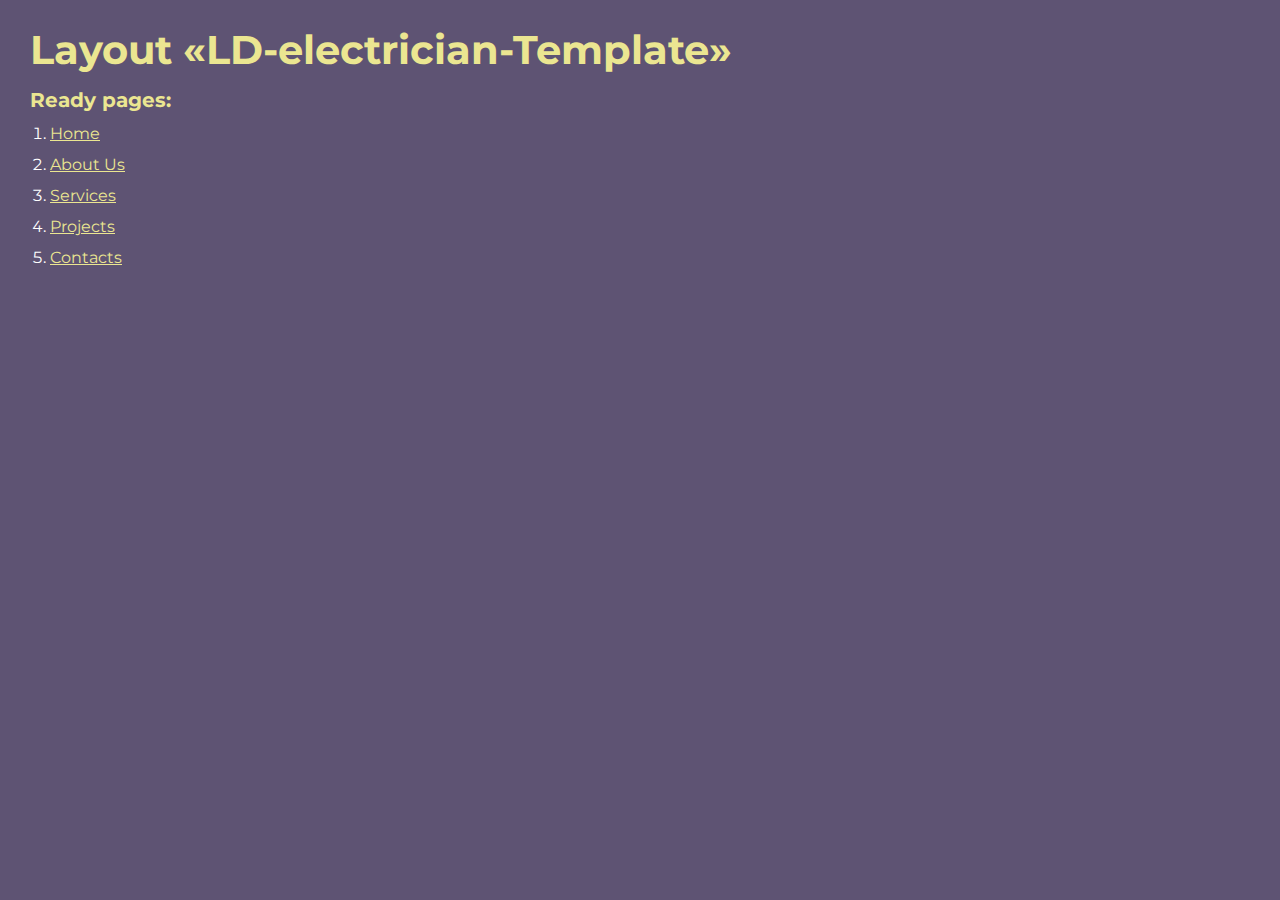
<file: index.html>
<!DOCTYPE html>
<html>

<head>
	<meta charset="UTF-8">
	<meta name="viewport" content="width=device-width, initial-scale=1.0">
	<title>Layout «LD-electrician-Template»</title>
</head>

<body>
	<div class="rootpage">
		<h1>Layout «LD-electrician-Template»</h1>

		<h2>Ready pages:</h2>
		<ol class="rootpage__list">
			<li><a target="_blank" href="home.html">Home</a></li>
			<li><a target="_blank" href="about.html">About Us</a></li>
			<li><a target="_blank" href="services.html">Services</a></li>
			<li><a target="_blank" href="projects.html">Projects</a></li>
			<li><a target="_blank" href="contacts.html">Contacts</a></li>
		</ol>
	</div>
</body>
<style>
	@charset "UTF-8";
	@import url("https://fonts.googleapis.com/css?family=Montserrat:regular,700&display=swap");

	*,
	*::before,
	*::after {
		padding: 0px;
		margin: 0px;
		border: 0px;
		box-sizing: border-box;
	}

	html,
	body {
		height: 100%;
		margin: 0;
		padding: 0;
		min-width: 320px;
		width: 100%;
		color: #fff;
		background-color: #5e5373;
	}

	body {
		font-family: Montserrat;
		font-size: 100%;
		line-height: 1;
		font-size: 1rem;
	}

	a {
		text-decoration: underline;
		color: #ebe691
	}

	a:visited {
		text-decoration: underline;
		color: #aaa768;
	}

	a:hover {
		text-decoration: none;
	}

	ul li {
		list-style: none;
	}

	img {
		vertical-align: top;
	}

	.wrapper {
		width: 100%;
		min-height: 100%;
		overflow: hidden;
	}

	.rootpage {
		padding: 30px;
		display: flex;
		flex-direction: column;
		align-items: flex-start;
	}

	@media (max-width: 767px) {
		.rootpage {
			padding: 30px 15px;
		}
	}

	h1 {
		color: #ebe691;
		font-size: 2.5rem;
		margin: 0px 0px 1.25rem 0px;
	}

	@media (max-width: 767px) {
		h1 {
			font-size: 1.85rem;
			margin: 0px 0px 1.25rem 0px;
		}
	}

	h2 {
		color: #ebe691;
		font-size: 1.25rem;
		margin: 0px 0px 1rem 0px;
	}

	@media (max-width: 767px) {
		h2 {
			font-size: 1.125rem;
			margin: 0px 0px 1rem 0px;
		}
	}

	.rootpage__info {
		line-height: 140%;
		margin: 0px 0px 1.5rem 0px;
	}

	.rootpage__list {
		margin: 0px 0px 2.25rem 1.25rem;
	}

	.rootpage__list li:not(:last-child) {
		margin: 0px 0px 15px 0px;
	}

	.rootpage__contacts,
	.rootpage__tnx {
		border-radius: 200px;
		padding: 20px 65px;
		line-height: 140%;
	}

	@media (max-width: 767px) {

		.rootpage__contacts,
		.rootpage__tnx {
			border-radius: 40px;
			padding: 20px;
		}
	}

	.rootpage__contacts {
		background: #32b5a4;

	}

	.rootpage__contacts a {
		color: #ebe691;
	}

	.rootpage__tnx {
		background: #c22d63;
		margin: 0px 0px 1rem 0px;
	}
</style>

</html>
</file>
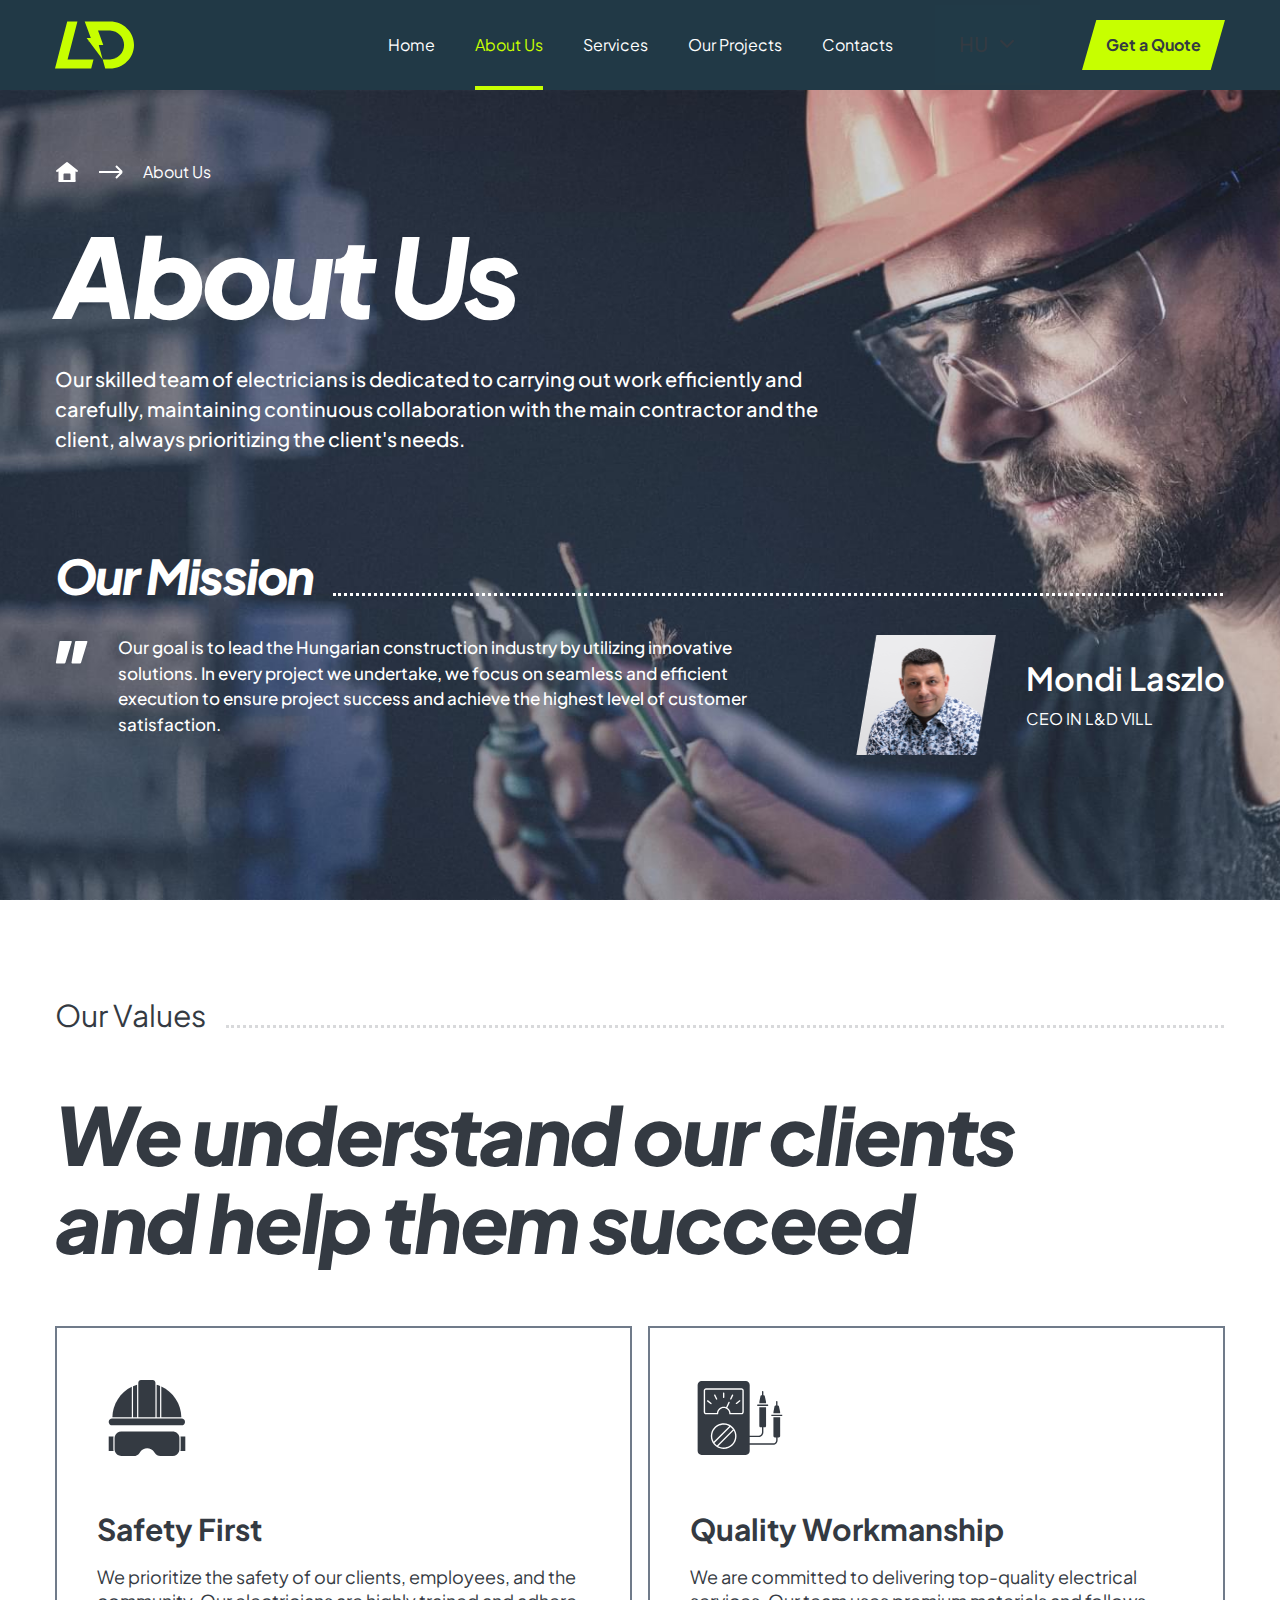
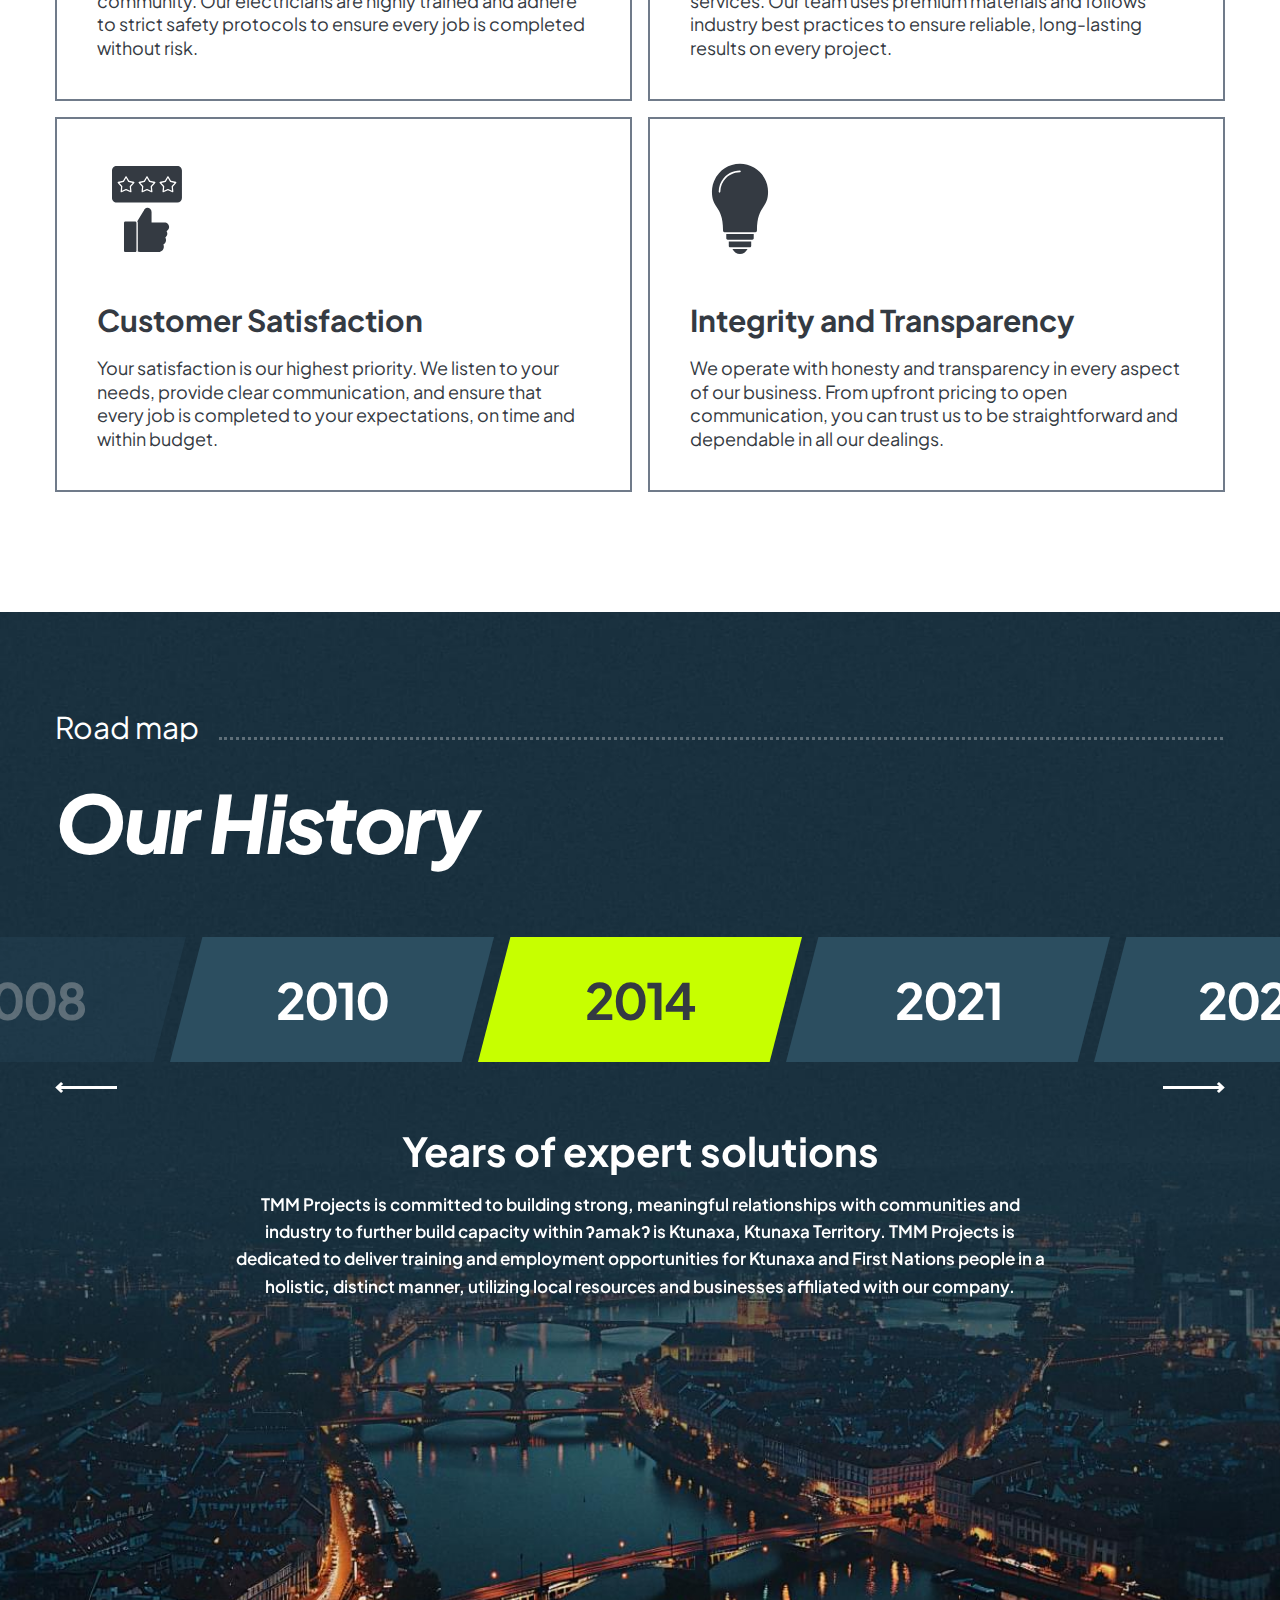
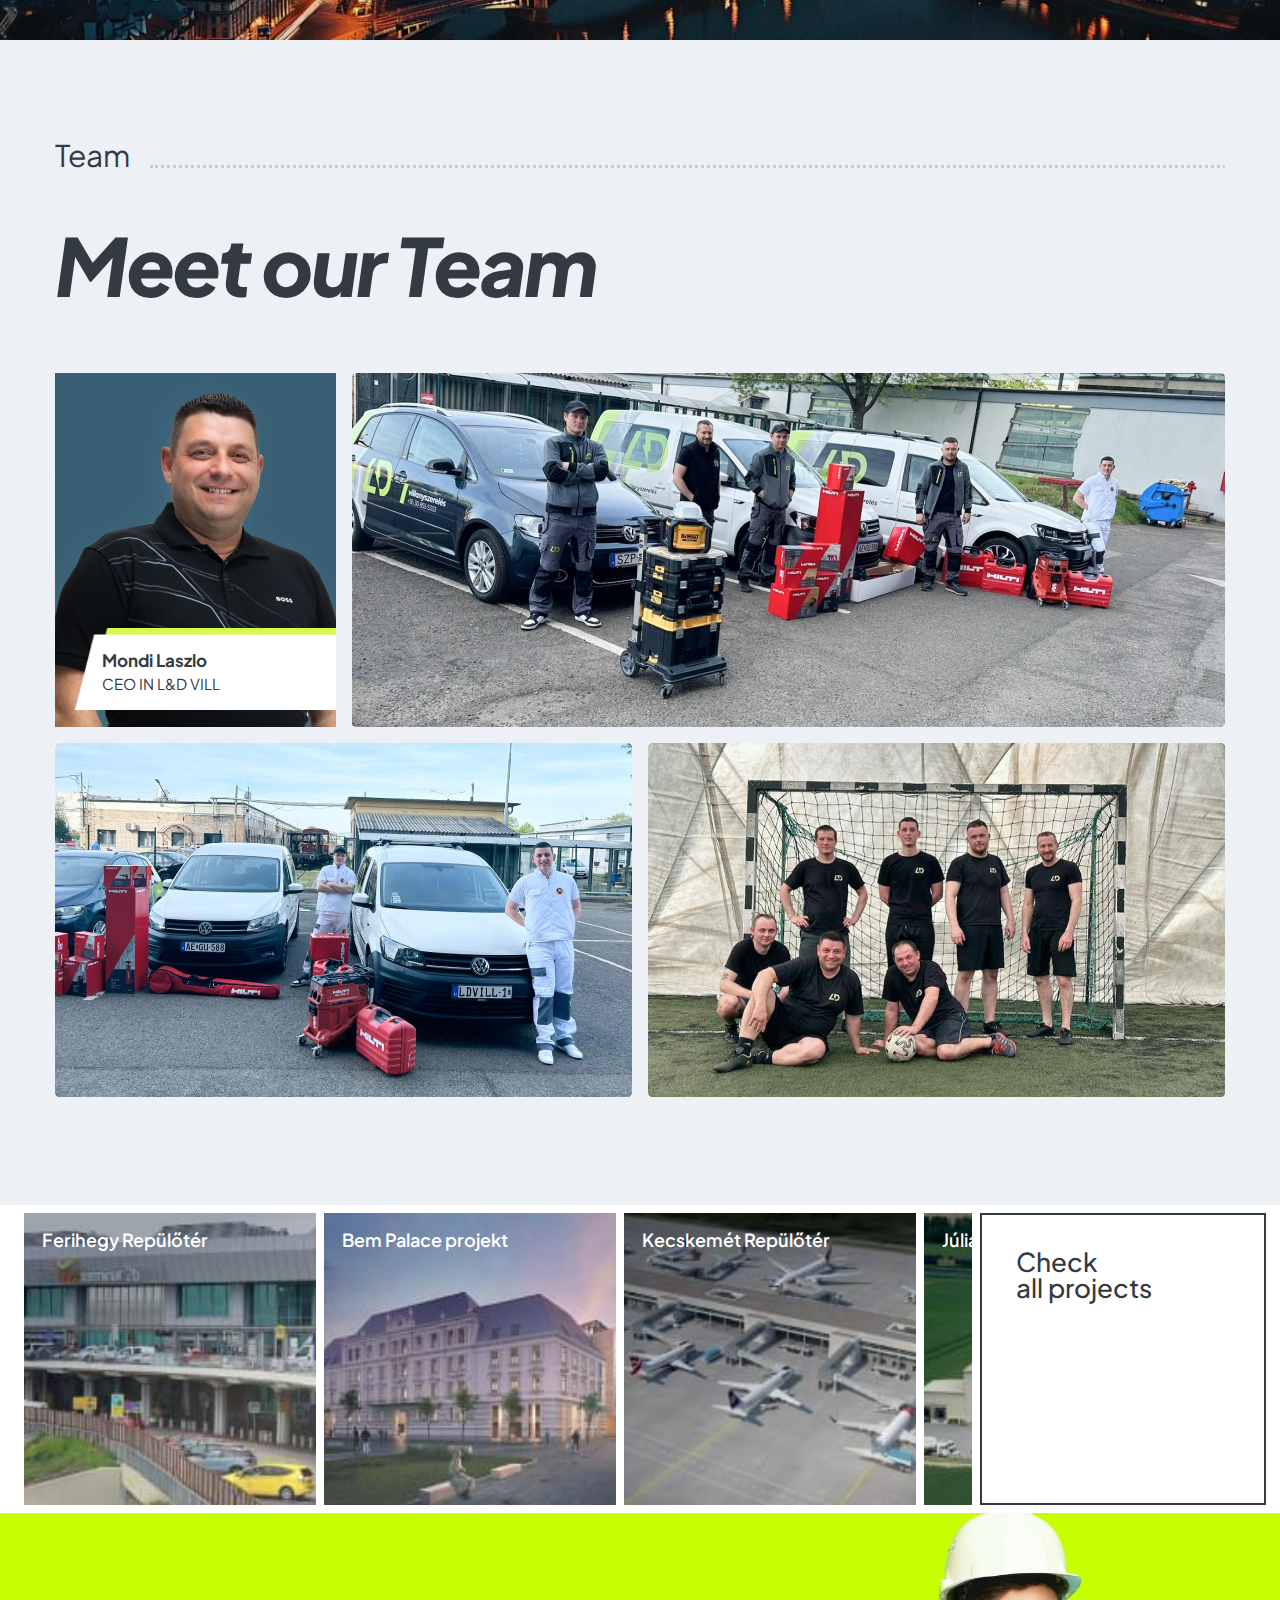
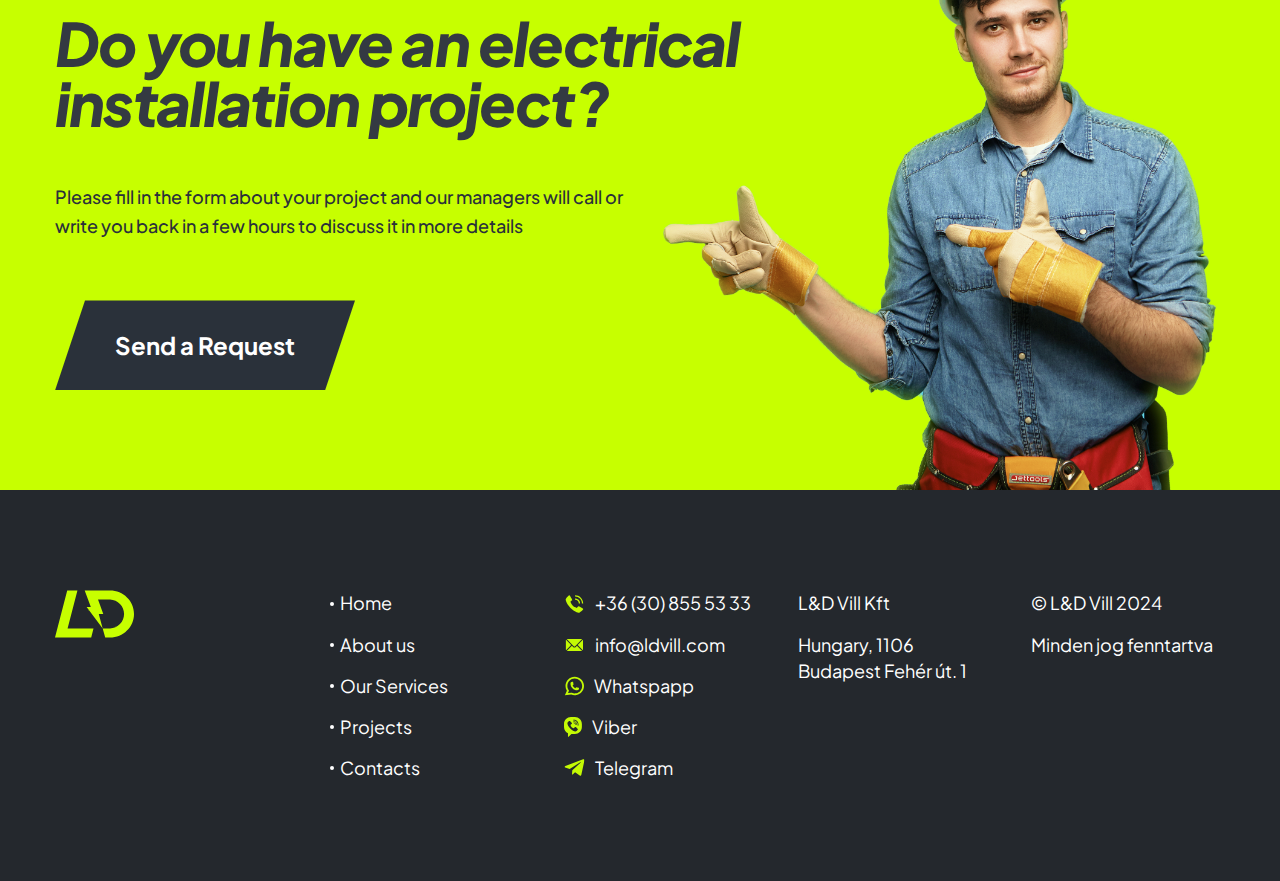
<file: about.html>
<!DOCTYPE html>
<html lang="en">

<head>
	<title>About Us</title>
	<meta charset="UTF-8">
	<meta name="format-detection" content="telephone=no">
	<link rel="stylesheet" href="css/style.min.css?_v=20240920205250">
	<link rel="shortcut icon" href="favicon.png">
	<meta name="viewport" content="width=device-width, initial-scale=1.0">
</head>

<body>
	<div class="wrapper">
		<div class="header-wrapper">
			<header class="header">
				<div class="header__container">
					<div class="header__logo">
						<a href="/"><img src="img/logo.svg" alt=""></a>
					</div>
					<div class="menu-header">
						<button type="button" class="menu-header__icon icon-menu"><span></span></button>
						<nav class="menu-header__body">
							<ul class="nav-menu">
								<li class="menu-item"><a href="home.html">Home</a></li>
								<li class="menu-item current-menu-item"><a href="about.html">About Us</a></li>
								<li class="menu-item"><a href="services.html">Services</a></li>
								<li class="menu-item"><a href="projects.html">Our Projects</a></li>
								<li class="menu-item"><a href="contacts.html">Contacts</a></li>
							</ul>
							<div class="languages">
								<select name="form[]" data-class-modif="form">
									<option value="HU" selected>HU</option>
									<option value="EN">EN</option>
									<option value="DE">DE</option>
									<option value="RU">RU</option>
								</select>
							</div>
							<a href="#" data-popup="#request" class="button button-yellow">Get a Quote</a>
							<div class="header-contacts">
								<a href="tel:+36308555333">
									<img src="img/icon-phone.svg" alt="">
									<span>+36 (30) 855 53 33</span>
								</a>
								<a href="mailto:info@ldvill.com">
									<img src="img/icon-email.svg" alt="">
									<span>info@ldvill.com</span>
								</a>
								<a href="">
									<img src="img/icon-viber.svg" alt="">
									<span>viber</span>
								</a>
							</div>
						</nav>
					</div>
				</div>
			</header>
		</div>
		<main class="site-main page">



			<!-- SECTION main -->
			<section class="main about-main">
				<div class="main__container">
					<div class="main__wrapper">
						<div class="breadcrumbs">
							<ul>
								<li><a href="" class="home-link"></a></li>
								<li>About Us</li>
							</ul>
						</div>
						<div class="main__title">
							<span>About Us</span>
						</div>
						<div class="main__description">
							Our skilled team of electricians is dedicated to carrying out work efficiently and carefully, maintaining continuous collaboration with the main contractor and the client, always prioritizing the client's needs.
						</div>
						<div class="main__subtitle">
							<span>Our Mission</span>
						</div>
						<div class="our-mission">
							<div class="our-mission__col our-mission__col--1">
								<img src="img/icon-quotation.svg" alt="quote">
								<div class="main__quote">
									Our goal is to lead the Hungarian construction industry by utilizing innovative solutions. In every project we undertake, we focus on seamless and efficient execution to ensure project success and achieve the highest level of customer satisfaction.
								</div>
							</div>
							<div class="our-mission__col our-mission__col--2">
								<img src="img/Mondi Laszlo.png" alt="photo">
								<div class="our-mission__person-info">
									<div class="our-mission__name">Mondi Laszlo</div>
									<div class="our-mission__speciality">CEO in L&D Vill</div>
								</div>
							</div>
						</div>
					</div>
				</div>
			</section>
			<!-- End of SECTION main -->




			<!-- SECTION services -->
			<section id="services" class="our-services our-values">
				<div class="our-services__container">
					<div class="section-title">
						<div class="section-title-text">Our Values</div>
					</div>
					<div class="our-services__title">
						We understand our clients
						and help them succeed
					</div>

					<div class="services">

						<div class="service">
							<div class="service__content">
								<div class="service__image">
									<img src="img/icon-safety-first.svg" alt="icon">
								</div>
								<div class="service__title">
									Safety First
								</div>
								<div class="service__text">
									We prioritize the safety of our clients, employees, and the community. Our electricians are highly trained and adhere to strict safety protocols to ensure every job is completed without risk.
								</div>
							</div>
						</div>

						<div class="service">
							<div class="service__content">
								<div class="service__image">
									<img src="img/icon-quality-workmanship.svg" alt="icon">
								</div>
								<div class="service__title">
									Quality Workmanship
								</div>
								<div class="service__text">
									We are committed to delivering top-quality electrical services. Our team uses premium materials and follows industry best practices to ensure reliable, long-lasting results on every project.
								</div>
							</div>
						</div>

						<div class="service">
							<div class="service__content">
								<div class="service__image">
									<img src="img/icon-customer-satification.svg" alt="icon">
								</div>
								<div class="service__title">
									Customer Satisfaction
								</div>
								<div class="service__text">
									Your satisfaction is our highest priority. We listen to your needs, provide clear communication, and ensure that every job is completed to your expectations, on time and within budget.
								</div>
							</div>
						</div>

						<div class="service">
							<div class="service__content">
								<div class="service__image">
									<img src="img/icon-integrity-and-transparency.svg" alt="icon">
								</div>
								<div class="service__title">
									Integrity and Transparency
								</div>
								<div class="service__text">
									We operate with honesty and transparency in every aspect of our business. From upfront pricing to open communication, you can trust us to be straightforward and dependable in all our dealings.
								</div>
							</div>
						</div>

					</div>

				</div>
			</section>
			<!-- End of SECTION services -->




			<!-- SECTION RESULTS -->
			<section class="our-history">
				<div class="our-history__container">
					<div class="section-title section-title-white">
						<div class="section-title-text">Road map</div>
					</div>

					<div class="our-history__title">
						Our History
					</div>

					<!-- Slider wrapper -->
					<div class="years__slider swiper">
						<!-- The moving part of the slider -->
						<div class="years__wrapper swiper-wrapper">
							<!-- Slide -->
							<div class="years__slide swiper-slide">
								<span>2008</span>
							</div>
							<!-- Slide -->
							<div class="years__slide swiper-slide">
								<a href=""><span>2010</span></a>
							</div>
							<!-- Slide -->
							<div class="years__slide swiper-slide">
								<a href=""><span>2014</span></a>
								<div class="swiper-slide__content-position">
									<div class="swiper-slide__content">
										<div class="our-history__subtitle">Years of expert solutions</div>
										<div class="our-history__text">
											TMM Projects is committed to building strong, meaningful relationships with communities and industry to further build capacity within ʔamakʔ is Ktunaxa, Ktunaxa Territory. TMM Projects is dedicated to deliver training and employment opportunities for Ktunaxa and First Nations people in a holistic, distinct manner, utilizing local resources and businesses affiliated with our company.
										</div>
									</div>
								</div>
							</div>
							<!-- Slide -->
							<div class="years__slide swiper-slide">
								<a href=""><span>2021</span></a>
								<div class="swiper-slide__content-position">
									<div class="swiper-slide__content">
										<div class="our-history__subtitle">Company creation idea.</div>
										<div class="our-history__text">
											While managing large-scale construction and repair projects, I frequently encountered challenges in finding reliable contractors for electrical installation services. There was a clear shortage of qualified specialists, often requiring months of waiting to secure a contract. As a result, in 2021, I decided to establish an electrical company.
										</div>
									</div>
								</div>
							</div>
							<!-- Slide -->
							<div class="years__slide swiper-slide">
								<a href=""><span>2022</span></a>
								<div class="swiper-slide__content-position">
									<div class="swiper-slide__content">
										<div class="our-history__subtitle">Team of professionals</div>
										<div class="our-history__text">
											This year, we focused on developing our concept and recruiting true professionals. Our goal wasn’t to create just another company—we needed highly skilled employees who are passionate about their work. Over the course of the year, we carefully examined every aspect of our future operations and devoted ourselves to building the right team.
										</div>
									</div>
								</div>
							</div>
							<!-- Slide -->
							<div class="years__slide swiper-slide">
								<a href=""><span>2023</span></a>
							</div>
						</div>

						<!-- If you need buttons for navigation (left/right) -->
						<button type="button" class="swiper-button-prev"></button>
						<button type="button" class="swiper-button-next"></button>
					</div>
					<!-- End of Slider wrapper -->





					<!-- <div class="swiper-slide__content-position">
							<div class="swiper-slide__content">
								<div class="our-history__subtitle">Years of expert solutions</div>
								<div class="our-history__text">
									TMM Projects is committed to building strong, meaningful relationships with communities and industry to further build capacity within ʔamakʔ is Ktunaxa, Ktunaxa Territory. TMM Projects is dedicated to deliver training and employment opportunities for Ktunaxa and First Nations people in a holistic, distinct manner, utilizing local resources and businesses affiliated with our company.
								</div>
							</div>
						</div> -->

				</div>
			</section>
			<!-- End of SECTION RESULTS -->



			<!-- SECTION TEAM -->
			<section class="team">
				<div class="team__container">
					<div class="section-title">
						<div class="section-title-text">Team</div>
					</div>
					<div class="team__title">
						Meet our Team
					</div>

					<div class="team-items">
						<div class="team-item width-25">
							<div class="team-image-wrapper">
								<img src="img/team-1.jpg" alt="">
								<div class="team-info">
									<div class="team-info__name">
										Mondi Laszlo
									</div>
									<div class="team-info__speciality">
										CEO IN L&D VILL
									</div>
								</div>
							</div>
						</div>
						<div class="team-item width-75">
							<div class="team-image-wrapper">
								<img src="img/team-2.jpg" alt="">
							</div>
						</div>
						<div class="team-item width-50">
							<div class="team-image-wrapper">
								<img src="img/team-3.jpg" alt="">
							</div>
						</div>
						<div class="team-item width-50">
							<div class="team-image-wrapper">
								<img src="img/team-4.jpg" alt="">
							</div>
						</div>
					</div>
				</div>
			</section>
			<!-- End of SECTION TEAM -->



			<!-- SECTION main -->
			<section class="main main-projects main-projects--about">

				<!-- Slider wrapper -->
				<div class="projects__slider swiper">
					<!-- The moving part of the slider -->
					<div class="projects__wrapper swiper-wrapper">
						<!-- Slide -->
						<div class="projects__slide swiper-slide">
							<div class="swiper-slide__wrapper">
								<a href="">
									Ferihegy Repülőtér
									<img src="img/thumb-project-0.jpg" alt="">
								</a>
							</div>
						</div>
						<!-- Slide -->
						<div class="projects__slide swiper-slide">
							<div class="swiper-slide__wrapper">
								<a href="">
									Bem Palace projekt
									<img src="img/thumb-project-1.jpg" alt="">
								</a>
							</div>
						</div>
						<!-- Slide -->
						<div class="projects__slide swiper-slide">
							<div class="swiper-slide__wrapper">
								<a href="">
									Kecskemét Repülőtér
									<img src="img/thumb-project-2.jpg" alt="">
								</a>
							</div>
						</div>
						<!-- Slide -->
						<div class="projects__slide swiper-slide">
							<div class="swiper-slide__wrapper">
								<a href="">
									Júlia-Malom Kft. - Kunszállás
									<img src="img/thumb-project-3.jpg" alt="">
								</a>
							</div>
						</div>
						<!-- Slide -->
						<div class="projects__slide swiper-slide">
							<div class="swiper-slide__wrapper">
								<a href="">
									Dunaterasz
									<img src="img/thumb-project-4.jpg" alt="">
								</a>
							</div>
						</div>
						<!-- Slide -->
						<div class="projects__slide swiper-slide">
							<div class="swiper-slide__wrapper">
								<a href="">
									Ferihegy Repülőtér
									<img src="img/thumb-project-0.jpg" alt="">
								</a>
							</div>
						</div>

					</div>

					<div class="projects__slide check-all">
						<div class="swiper-slide__wrapper">
							<a href="" class="check-all-projects">
								<img src="img/icon-all-projects.svg" alt="">
							</a>
							<div class="check-text">
								Check
								<br>all projects
							</div>
						</div>
					</div>
				</div>
			</section>
			<!-- End of SECTION main -->



			<!-- SECTION REQUEST -->
			<section id="contacts" class="request">
				<div class="request__container">
					<div class="request__title">
						Do you have an electrical installation project?
					</div>
					<div class="request__text">
						Please fill in the form about your project and our managers will call or write you back in a few hours to discuss it in more details
					</div>
					<div data-popup="#request" class="button">Send a Request</div>
				</div>
			</section>
			<!-- End of SECTION REQUEST -->



		</main>
		<footer class="footer">
			<div class="footer__container">
				<div class="footer__logo">
					<a href=""><img src="img/logo.svg" alt="logo"></a>
				</div>
				<div class="footer__content">
					<div class="footer__col">
						<a href="home.html" class="footer__nav-link">
							<span class="white-circle"></span>
							<span>Home</span>
						</a>
						<a href="about.html" class="footer__nav-link">
							<span class="white-circle"></span>
							<span>About us</span>
						</a>
						<a href="services.html" class="footer__nav-link">
							<span class="white-circle"></span>
							<span>Our Services</span>
						</a>
						<a href="projects.html" class="footer__nav-link">
							<span class="white-circle"></span>
							<span>Projects</span>
						</a>
						<a href="contacts.html" class="footer__nav-link">
							<span class="white-circle"></span>
							<span>Contacts</span>
						</a>
					</div>
					<div class="footer__col">
						<a href="" class="footer__nav-link">
							<img src="img/icon-phone.svg" alt="">
							<span>+36 (30) 855 53 33</span>
						</a>
						<a href="" class="footer__nav-link">
							<img src="img/icon-email.svg" alt="">
							<span>info@ldvill.com</span>
						</a>
						<a href="" class="footer__nav-link">
							<img src="img/icon-whatsapp.svg" alt="">
							<span>Whatspapp</span>
						</a>
						<a href="" class="footer__nav-link">
							<img src="img/icon-viber.svg" alt="">
							<span>Viber</span>
						</a>
						<a href="" class="footer__nav-link">
							<img src="img/icon-telegram.svg" alt="">
							<span>Telegram</span>
						</a>
					</div>
					<div class="footer__col">
						<div>L&D Vill Kft</div>
						<div>Hungary, 1106 Budapest Fehér út. 1</div>
					</div>
					<div class="footer__col">
						<div>© L&D Vill 2024</div>
						<div>Minden jog fenntartva</div>
					</div>
				</div>
			</div>
		</footer>
	</div>
	<div id="popup" aria-hidden="true" class="popup">
		<div class="popup__wrapper">
			<div class="popup__content">
				<button data-close type="button" class="popup__close">
					<svg width="30" height="30" viewBox="0 0 30 30" fill="none" xmlns="http://www.w3.org/2000/svg">
						<rect x="3.50928" y="24.7227" width="30" height="2.5" rx="1.25" transform="rotate(-45 3.50928 24.7227)" fill="#A3ABB6" />
						<rect x="5.27734" y="3.50952" width="30" height="2.5" rx="1.25" transform="rotate(45 5.27734 3.50952)" fill="#A3ABB6" />
					</svg>
				</button>
				<div class="popup__text">
					<div class="testimonial">
						<div class="testimonial__header">
							<div class="testimonial__avatar">
								<img src="img/user-2.jpg" alt="">
							</div>
							<div class="testimonial__user-info">
								<div class="testimonial__user-name">Brooklyn Simmons Jr</div>

								<div class="testimonial__location">
									<img src="img/Icon-geo.svg" alt="">
									<div class="testimonial__adress">Budapest</div>
								</div>
							</div>
						</div>
						<div class="testimonial__rating">
							<div class="testimonial__rating-numer">5</div>
							<div data-rating="" data-rating-value="5" class="rating"></div>
						</div>
						<div class="testimonial__text">
							<p>I recently hired L&D Vill to upgrade the electrical system in my kitchen, and I am extremely satisfied with the entire process.</p>
							<p>Quality of Work:L&D Vill did an outstanding job with the electrical upgrades. They installed new outlets, upgraded the lighting, and even added under-cabinet lighting that looks fantastic. Everything was done with precision, and the quality of their work is evident in the flawless finish.</p>
						</div>
					</div>
				</div>
			</div>
		</div>
	</div>




	<div id="request" aria-hidden="true" class="popup">
		<div class="popup__wrapper">
			<div class="popup__content">
				<button data-close type="button" class="popup__close">
					<svg width="30" height="30" viewBox="0 0 30 30" fill="none" xmlns="http://www.w3.org/2000/svg">
						<rect x="3.50928" y="24.7227" width="30" height="2.5" rx="1.25" transform="rotate(-45 3.50928 24.7227)" fill="#A3ABB6" />
						<rect x="5.27734" y="3.50952" width="30" height="2.5" rx="1.25" transform="rotate(45 5.27734 3.50952)" fill="#A3ABB6" />
					</svg>
				</button>
				<div class="popup__text">
					<div class="send-request__row">
						<div class="send-request__col">
							<div class="send-request__title">
								Send your Project Request
							</div>
							<div class="send-request__description">
								Please fill in the form about your project and our managers will call or write you back in a few hours to discuss it in more details
							</div>
						</div>
						<div class="send-request__col">
							<form name="send-reques-form" class="send-reques-form" action="#" method="post">
								<div class="form-line">
									<input autocomplete="off" type="text" name="send-reques-name" placeholder="Name" class="input">
								</div>
								<div class="form-line">
									<input type="tel" autocomplete="off" name="send-reques-phone" placeholder="Phone" class="input">
								</div>
								<div class="form-line">
									<select name="send-reques-interes" data-class-modif="form">
										<option value="0" selected>What service are you interested in?</option>
										<option value="Electrical distribution boards">Electrical distribution boards</option>
										<option value="Low-current system">Low-current system</option>
										<option value="Electrical installation">Electrical installation</option>
										<option value="Lightning protection">Lightning protection</option>
										<option value="Heat and Smoke Removal Systems">Heat and Smoke Removal Systems</option>
										<option value="Fire Alarm Systems">Fire Alarm Systems</option>
									</select>
								</div>
								<div class="form-line">
									<textarea name="send-reques-text" id="" cols="30" rows="7" placeholder="Write your message here"></textarea>
								</div>

								<button type="submit" class="button button-yellow">Send</button>
							</form>
						</div>
					</div>
				</div>
			</div>
		</div>
	</div>
	<script src="js/app.min.js?_v=20240920205250"></script>
</body>

</html>
</file>
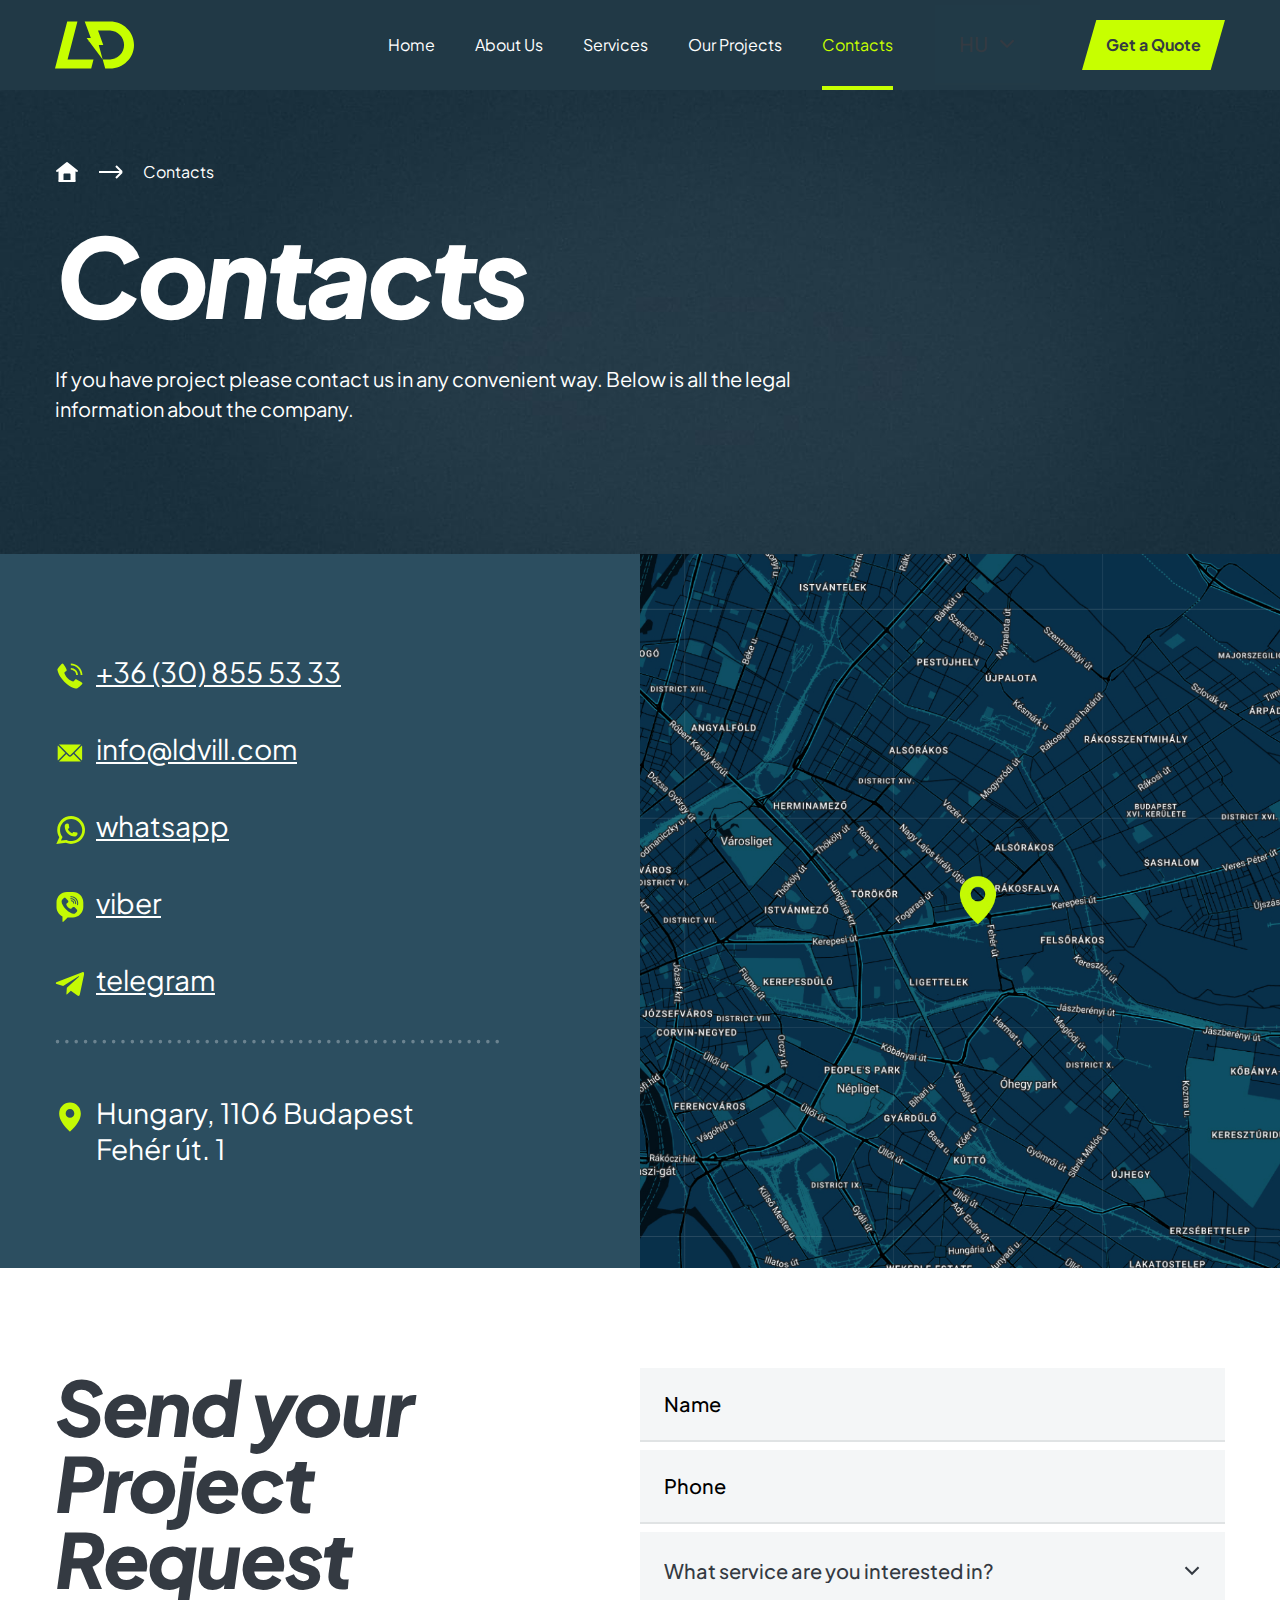
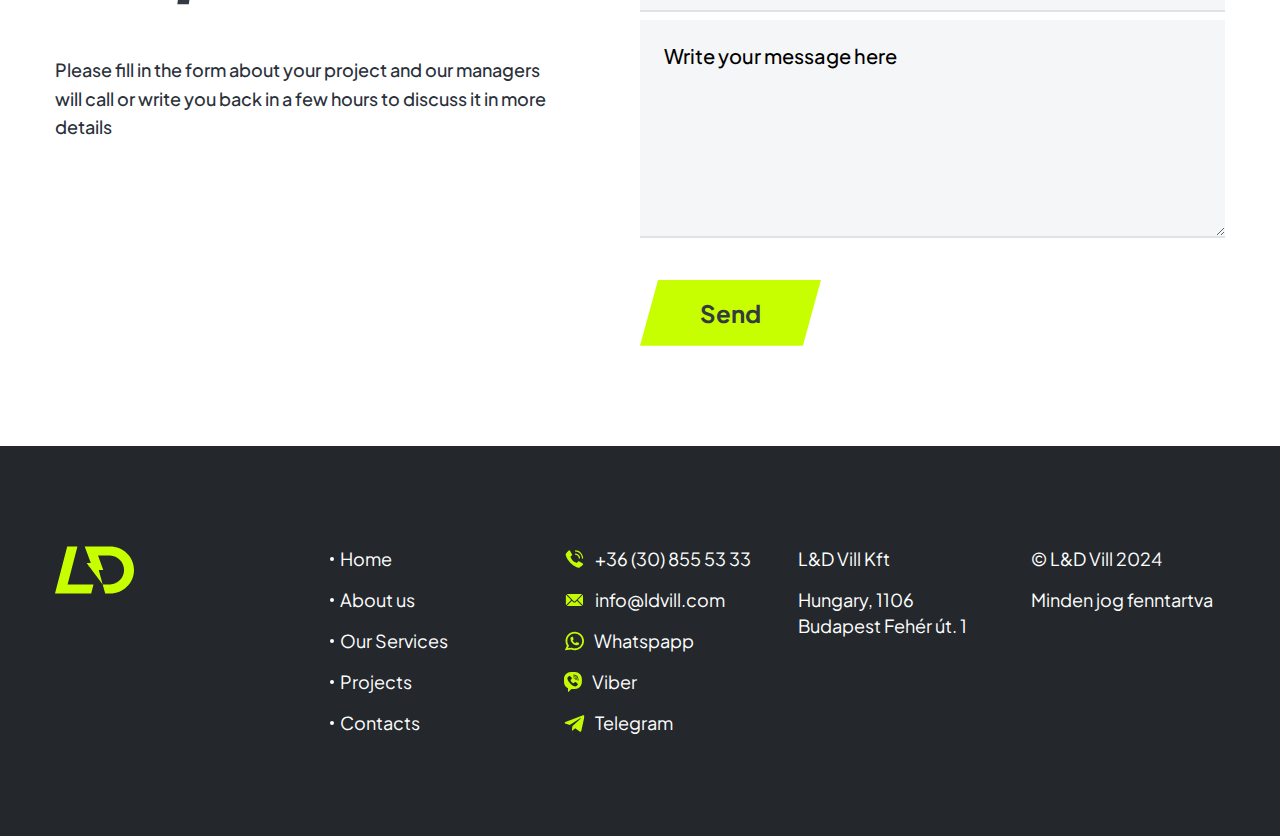
<file: contacts.html>
<!DOCTYPE html>
<html lang="en">

<head>
	<title>Contacts</title>
	<meta charset="UTF-8">
	<meta name="format-detection" content="telephone=no">
	<link rel="stylesheet" href="css/style.min.css?_v=20240920205250">
	<link rel="shortcut icon" href="favicon.png">
	<meta name="viewport" content="width=device-width, initial-scale=1.0">
</head>

<body>
	<div class="wrapper">
		<div class="header-wrapper">
			<header class="header">
				<div class="header__container">
					<div class="header__logo">
						<a href="/"><img src="img/logo.svg" alt=""></a>
					</div>
					<div class="menu-header">
						<button type="button" class="menu-header__icon icon-menu"><span></span></button>
						<nav class="menu-header__body">
							<ul class="nav-menu">
								<li class="menu-item"><a href="home.html">Home</a></li>
								<li class="menu-item"><a href="about.html">About Us</a></li>
								<li class="menu-item"><a href="services.html">Services</a></li>
								<li class="menu-item"><a href="projects.html">Our Projects</a></li>
								<li class="menu-item current-menu-item"><a href="contacts.html">Contacts</a></li>
							</ul>
							<div class="languages">
								<select name="form[]" data-class-modif="form">
									<option value="HU" selected>HU</option>
									<option value="EN">EN</option>
									<option value="DE">DE</option>
									<option value="RU">RU</option>
								</select>
							</div>
							<a href="#" data-popup="#request" class="button button-yellow">Get a Quote</a>
							<div class="header-contacts">
								<a href="tel:+36308555333">
									<img src="img/icon-phone.svg" alt="">
									<span>+36 (30) 855 53 33</span>
								</a>
								<a href="mailto:info@ldvill.com">
									<img src="img/icon-email.svg" alt="">
									<span>info@ldvill.com</span>
								</a>
								<a href="">
									<img src="img/icon-viber.svg" alt="">
									<span>viber</span>
								</a>
							</div>
						</nav>
					</div>
				</div>
			</header>
		</div>
		<main class="site-main page">



			<!-- SECTION main -->
			<section class="main contacts-main">
				<div class="main__container">
					<div class="main__wrapper">
						<div class="breadcrumbs">
							<ul>
								<li><a href="" class="home-link"></a></li>
								<li>Contacts</li>
							</ul>
						</div>
						<div class="main__title">
							<span>Contacts</span>
						</div>
						<div class="main__description">
							If you have project please contact us in any convenient way. Below is all the legal information about the company.
						</div>
					</div>
				</div>
			</section>
			<!-- End of SECTION main -->




			<!-- SECTION INFO -->
			<section class="contacts-info">
				<div class="contacts-info__container">
					<div class="contacts-info__content">
						<div class="contacts-info__item">
							<img src="img/icon-phone.svg" alt=""><span>+36 (30) 855 53 33</span>
						</div>
						<div class="contacts-info__item">
							<img src="img/icon-email.svg" alt=""><span>info@ldvill.com</span>
						</div>
						<div class="contacts-info__item">
							<img src="img/icon-whatsapp.svg" alt=""><span>whatsapp</span>
						</div>
						<div class="contacts-info__item">
							<img src="img/icon-viber.svg" alt=""><span>viber</span>
						</div>
						<div class="contacts-info__item">
							<img src="img/icon-telegram.svg" alt=""><span>telegram</span>
						</div>
						<div class="contacts-info__decor">
							<img src="img/decor-contacts.svg" alt="">
						</div>
						<div class="contacts-info__item contacts-info__item--address">
							<img src="img/icon-location.svg" alt=""><span>Hungary, 1106 Budapest<br>Fehér út. 1</span>
						</div>
					</div>
					<div class="contacts-info__map">
						<img src="img/map.jpg" alt="">
					</div>
				</div>
			</section>
			<!-- End of SECTION INFO -->




			<!-- SECTION SEND REQUEST -->
			<section class="send-request">
				<div class="send-request__container">
					<div class="send-request__row">
						<div class="send-request__col">
							<div class="send-request__title">
								Send your Project Request
							</div>
							<div class="send-request__description">
								Please fill in the form about your project and our managers will call or write you back in a few hours to discuss it in more details
							</div>
						</div>
						<div class="send-request__col">
							<form name="send-reques-form" class="send-reques-form" action="#" method="post">
								<div class="form-line">
									<input autocomplete="off" type="text" name="send-reques-name" placeholder="Name" class="input">
								</div>
								<div class="form-line">
									<input type="tel" autocomplete="off" name="send-reques-phone" placeholder="Phone" class="input">
								</div>
								<div class="form-line">
									<select name="send-reques-interes" data-class-modif="form">
										<option value="0" selected>What service are you interested in?</option>
										<option value="Electrical distribution boards">Electrical distribution boards</option>
										<option value="Low-current system">Low-current system</option>
										<option value="Electrical installation">Electrical installation</option>
										<option value="Lightning protection">Lightning protection</option>
										<option value="Heat and Smoke Removal Systems">Heat and Smoke Removal Systems</option>
										<option value="Fire Alarm Systems">Fire Alarm Systems</option>
									</select>
								</div>
								<div class="form-line">
									<textarea name="send-reques-text" id="" cols="30" rows="7" placeholder="Write your message here"></textarea>
								</div>

								<button type="submit" class="button button-yellow">Send</button>
							</form>
						</div>
					</div>
				</div>
			</section>
			<!-- End of SECTION SEND REQUEST -->







		</main>
		<footer class="footer">
			<div class="footer__container">
				<div class="footer__logo">
					<a href=""><img src="img/logo.svg" alt="logo"></a>
				</div>
				<div class="footer__content">
					<div class="footer__col">
						<a href="home.html" class="footer__nav-link">
							<span class="white-circle"></span>
							<span>Home</span>
						</a>
						<a href="about.html" class="footer__nav-link">
							<span class="white-circle"></span>
							<span>About us</span>
						</a>
						<a href="services.html" class="footer__nav-link">
							<span class="white-circle"></span>
							<span>Our Services</span>
						</a>
						<a href="projects.html" class="footer__nav-link">
							<span class="white-circle"></span>
							<span>Projects</span>
						</a>
						<a href="contacts.html" class="footer__nav-link">
							<span class="white-circle"></span>
							<span>Contacts</span>
						</a>
					</div>
					<div class="footer__col">
						<a href="" class="footer__nav-link">
							<img src="img/icon-phone.svg" alt="">
							<span>+36 (30) 855 53 33</span>
						</a>
						<a href="" class="footer__nav-link">
							<img src="img/icon-email.svg" alt="">
							<span>info@ldvill.com</span>
						</a>
						<a href="" class="footer__nav-link">
							<img src="img/icon-whatsapp.svg" alt="">
							<span>Whatspapp</span>
						</a>
						<a href="" class="footer__nav-link">
							<img src="img/icon-viber.svg" alt="">
							<span>Viber</span>
						</a>
						<a href="" class="footer__nav-link">
							<img src="img/icon-telegram.svg" alt="">
							<span>Telegram</span>
						</a>
					</div>
					<div class="footer__col">
						<div>L&D Vill Kft</div>
						<div>Hungary, 1106 Budapest Fehér út. 1</div>
					</div>
					<div class="footer__col">
						<div>© L&D Vill 2024</div>
						<div>Minden jog fenntartva</div>
					</div>
				</div>
			</div>
		</footer>
	</div>
	<div id="popup" aria-hidden="true" class="popup">
		<div class="popup__wrapper">
			<div class="popup__content">
				<button data-close type="button" class="popup__close">
					<svg width="30" height="30" viewBox="0 0 30 30" fill="none" xmlns="http://www.w3.org/2000/svg">
						<rect x="3.50928" y="24.7227" width="30" height="2.5" rx="1.25" transform="rotate(-45 3.50928 24.7227)" fill="#A3ABB6" />
						<rect x="5.27734" y="3.50952" width="30" height="2.5" rx="1.25" transform="rotate(45 5.27734 3.50952)" fill="#A3ABB6" />
					</svg>
				</button>
				<div class="popup__text">
					<div class="testimonial">
						<div class="testimonial__header">
							<div class="testimonial__avatar">
								<img src="img/user-2.jpg" alt="">
							</div>
							<div class="testimonial__user-info">
								<div class="testimonial__user-name">Brooklyn Simmons Jr</div>

								<div class="testimonial__location">
									<img src="img/Icon-geo.svg" alt="">
									<div class="testimonial__adress">Budapest</div>
								</div>
							</div>
						</div>
						<div class="testimonial__rating">
							<div class="testimonial__rating-numer">5</div>
							<div data-rating="" data-rating-value="5" class="rating"></div>
						</div>
						<div class="testimonial__text">
							<p>I recently hired L&D Vill to upgrade the electrical system in my kitchen, and I am extremely satisfied with the entire process.</p>
							<p>Quality of Work:L&D Vill did an outstanding job with the electrical upgrades. They installed new outlets, upgraded the lighting, and even added under-cabinet lighting that looks fantastic. Everything was done with precision, and the quality of their work is evident in the flawless finish.</p>
						</div>
					</div>
				</div>
			</div>
		</div>
	</div>




	<div id="request" aria-hidden="true" class="popup">
		<div class="popup__wrapper">
			<div class="popup__content">
				<button data-close type="button" class="popup__close">
					<svg width="30" height="30" viewBox="0 0 30 30" fill="none" xmlns="http://www.w3.org/2000/svg">
						<rect x="3.50928" y="24.7227" width="30" height="2.5" rx="1.25" transform="rotate(-45 3.50928 24.7227)" fill="#A3ABB6" />
						<rect x="5.27734" y="3.50952" width="30" height="2.5" rx="1.25" transform="rotate(45 5.27734 3.50952)" fill="#A3ABB6" />
					</svg>
				</button>
				<div class="popup__text">
					<div class="send-request__row">
						<div class="send-request__col">
							<div class="send-request__title">
								Send your Project Request
							</div>
							<div class="send-request__description">
								Please fill in the form about your project and our managers will call or write you back in a few hours to discuss it in more details
							</div>
						</div>
						<div class="send-request__col">
							<form name="send-reques-form" class="send-reques-form" action="#" method="post">
								<div class="form-line">
									<input autocomplete="off" type="text" name="send-reques-name" placeholder="Name" class="input">
								</div>
								<div class="form-line">
									<input type="tel" autocomplete="off" name="send-reques-phone" placeholder="Phone" class="input">
								</div>
								<div class="form-line">
									<select name="send-reques-interes" data-class-modif="form">
										<option value="0" selected>What service are you interested in?</option>
										<option value="Electrical distribution boards">Electrical distribution boards</option>
										<option value="Low-current system">Low-current system</option>
										<option value="Electrical installation">Electrical installation</option>
										<option value="Lightning protection">Lightning protection</option>
										<option value="Heat and Smoke Removal Systems">Heat and Smoke Removal Systems</option>
										<option value="Fire Alarm Systems">Fire Alarm Systems</option>
									</select>
								</div>
								<div class="form-line">
									<textarea name="send-reques-text" id="" cols="30" rows="7" placeholder="Write your message here"></textarea>
								</div>

								<button type="submit" class="button button-yellow">Send</button>
							</form>
						</div>
					</div>
				</div>
			</div>
		</div>
	</div>
	<script src="js/app.min.js?_v=20240920205250"></script>
</body>

</html>
</file>
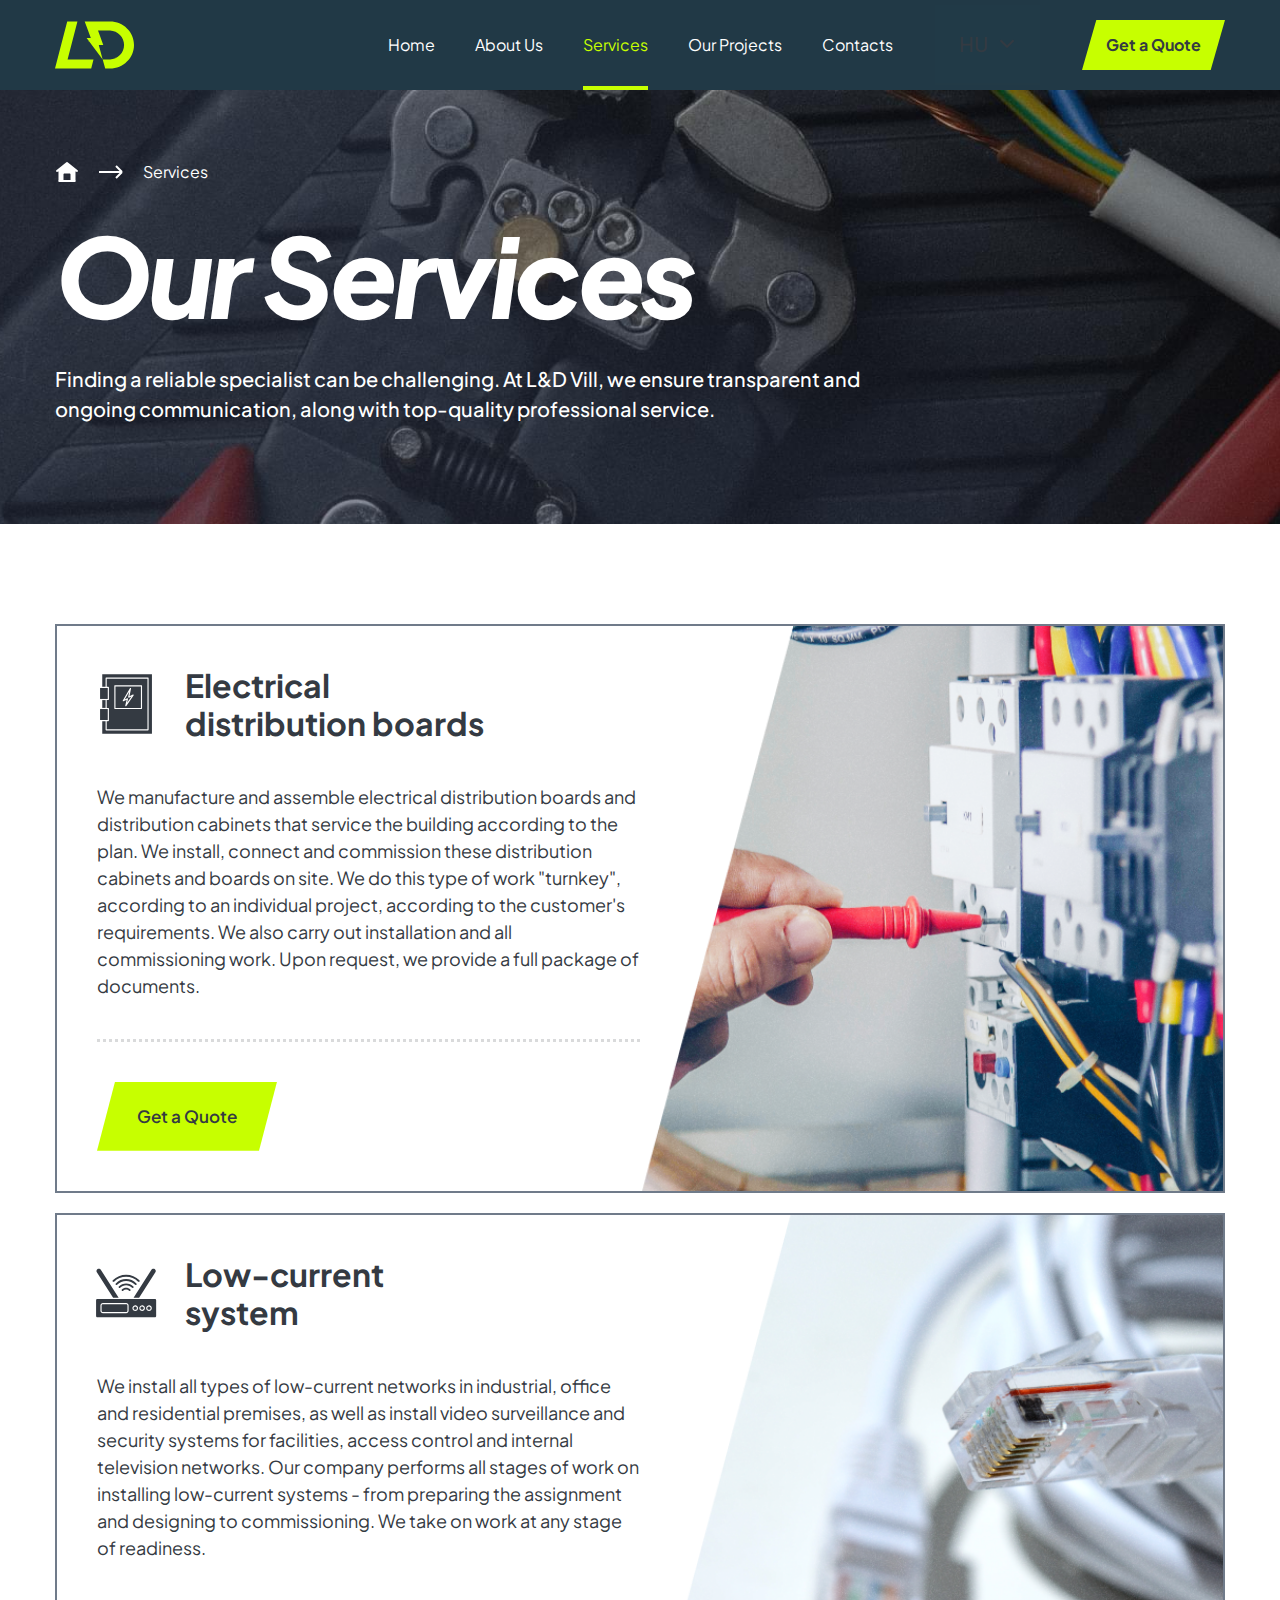
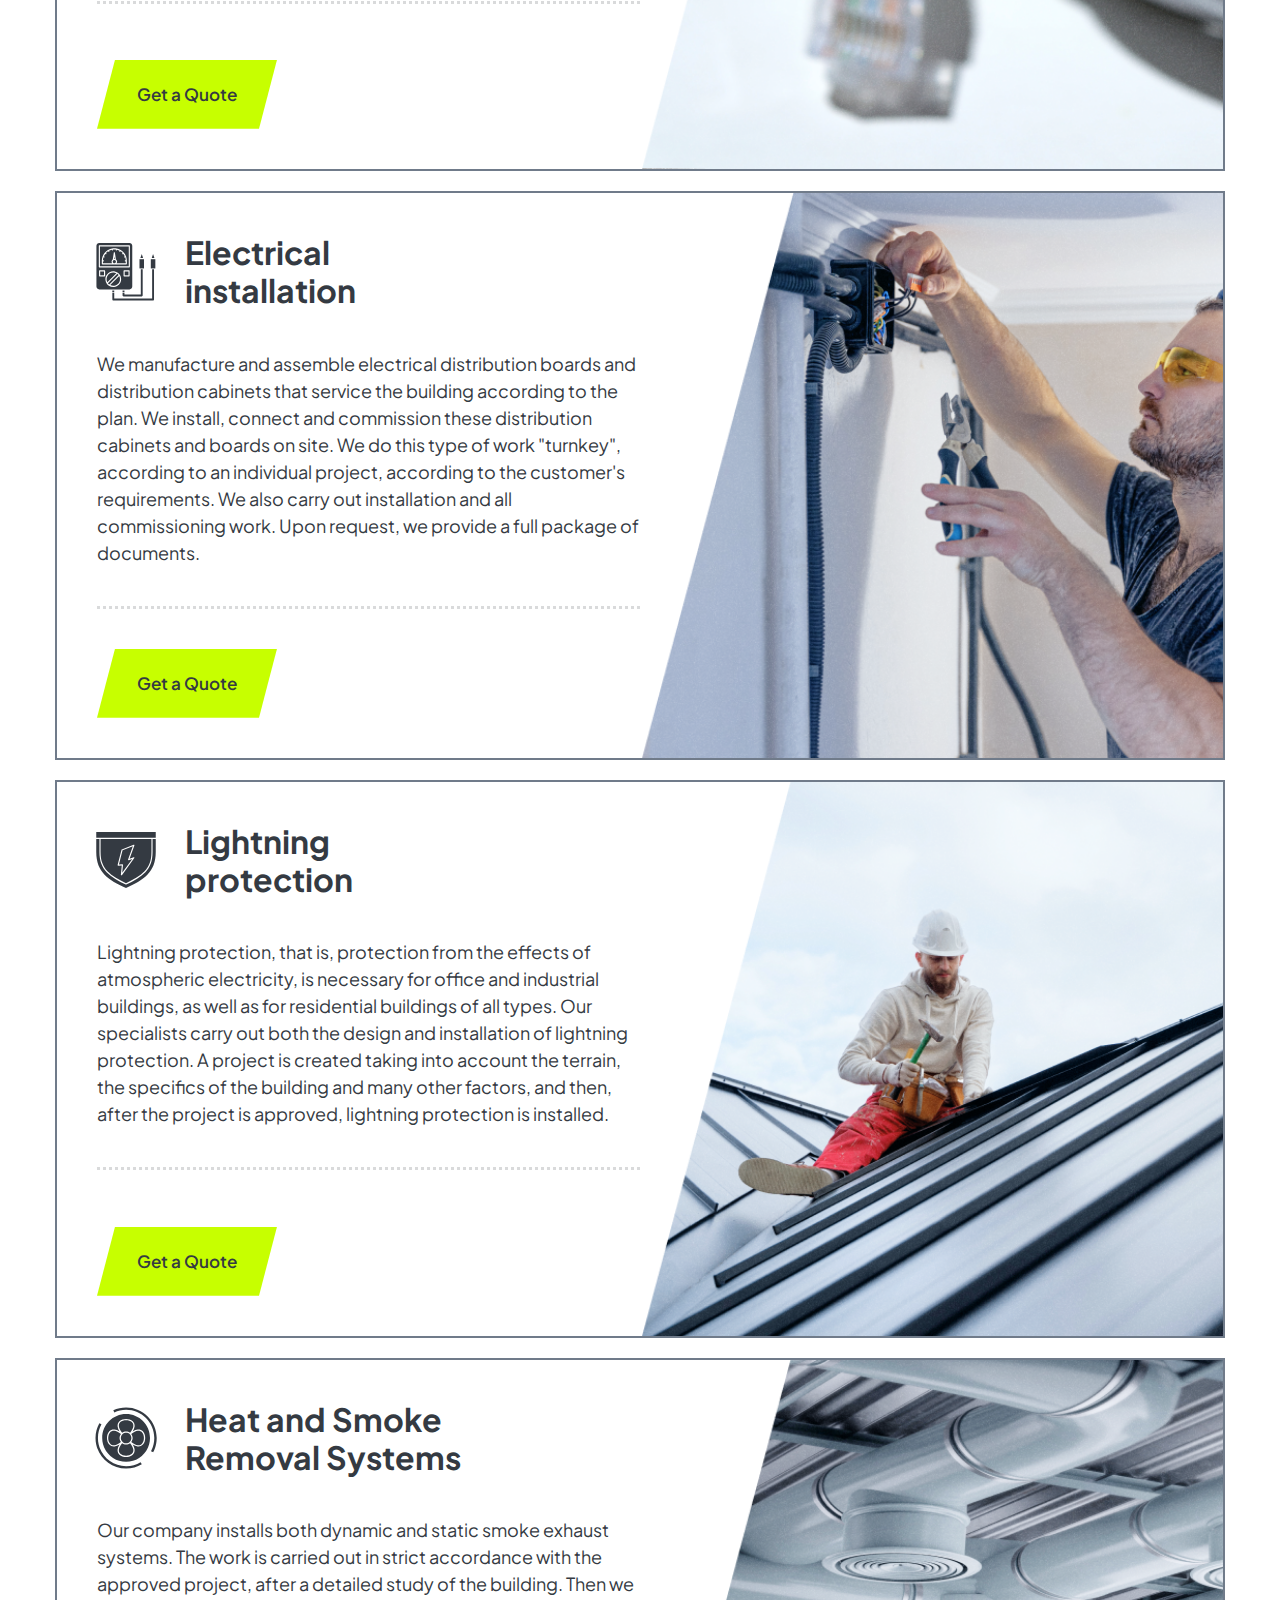
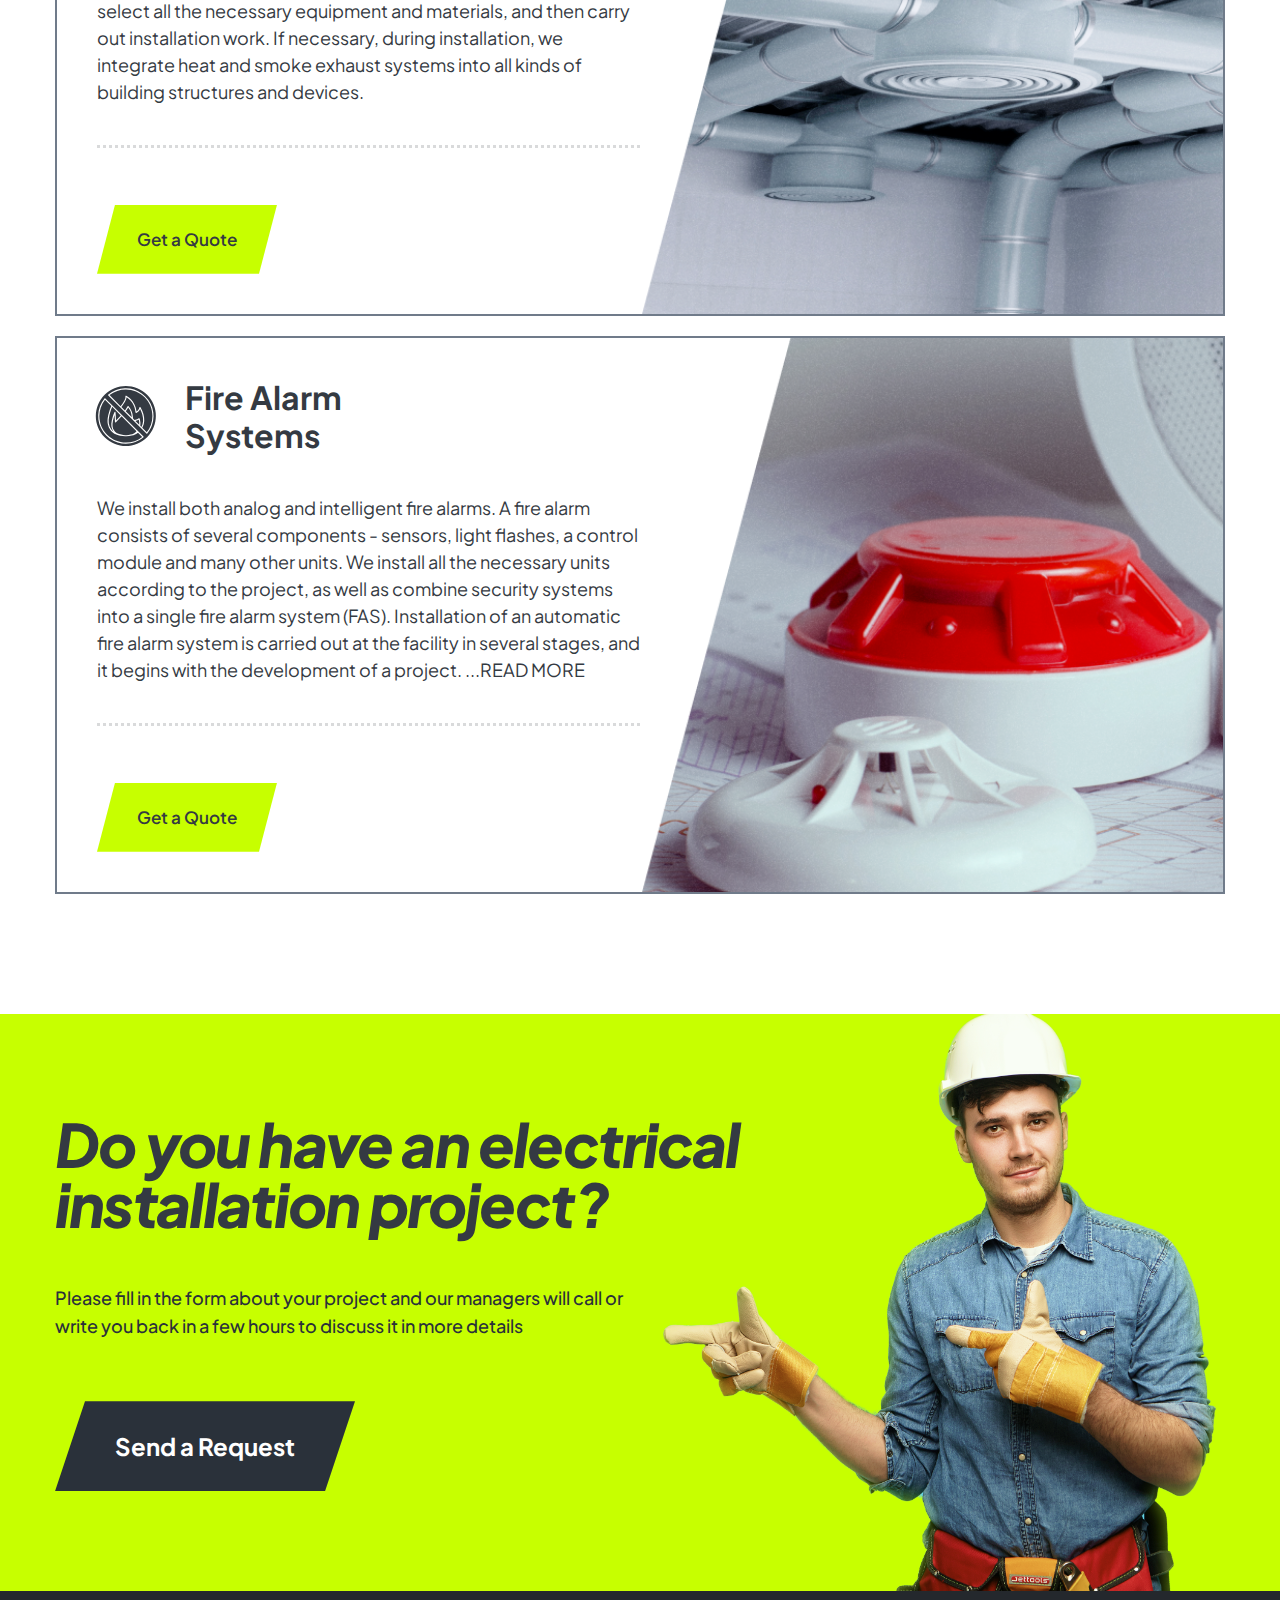
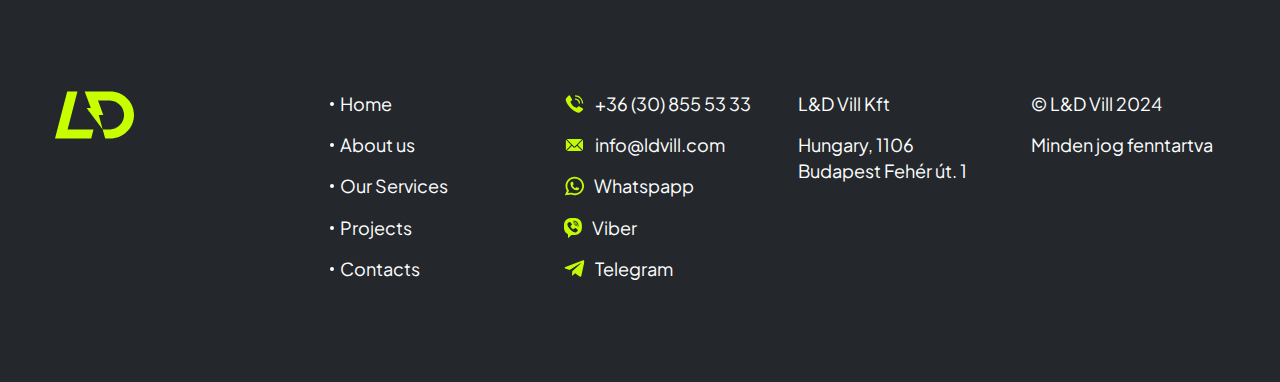
<file: services.html>
<!DOCTYPE html>
<html lang="en">

<head>
	<title>Services</title>
	<meta charset="UTF-8">
	<meta name="format-detection" content="telephone=no">
	<link rel="stylesheet" href="css/style.min.css?_v=20240920205250">
	<link rel="shortcut icon" href="favicon.png">
	<meta name="viewport" content="width=device-width, initial-scale=1.0">
</head>

<body>
	<div class="wrapper">
		<div class="header-wrapper">
			<header class="header">
				<div class="header__container">
					<div class="header__logo">
						<a href="/"><img src="img/logo.svg" alt=""></a>
					</div>
					<div class="menu-header">
						<button type="button" class="menu-header__icon icon-menu"><span></span></button>
						<nav class="menu-header__body">
							<ul class="nav-menu">
								<li class="menu-item"><a href="home.html">Home</a></li>
								<li class="menu-item"><a href="about.html">About Us</a></li>
								<li class="menu-item current-menu-item"><a href="services.html">Services</a></li>
								<li class="menu-item"><a href="projects.html">Our Projects</a></li>
								<li class="menu-item"><a href="contacts.html">Contacts</a></li>
							</ul>
							<div class="languages">
								<select name="form[]" data-class-modif="form">
									<option value="HU" selected>HU</option>
									<option value="EN">EN</option>
									<option value="DE">DE</option>
									<option value="RU">RU</option>
								</select>
							</div>
							<a href="#" data-popup="#request" class="button button-yellow">Get a Quote</a>
							<div class="header-contacts">
								<a href="tel:+36308555333">
									<img src="img/icon-phone.svg" alt="">
									<span>+36 (30) 855 53 33</span>
								</a>
								<a href="mailto:info@ldvill.com">
									<img src="img/icon-email.svg" alt="">
									<span>info@ldvill.com</span>
								</a>
								<a href="">
									<img src="img/icon-viber.svg" alt="">
									<span>viber</span>
								</a>
							</div>
						</nav>
					</div>
				</div>
			</header>
		</div>
		<main class="site-main page">



			<!-- SECTION main -->
			<section class="main services-main">
				<div class="main__container">
					<div class="main__wrapper">
						<div class="breadcrumbs">
							<ul>
								<li><a href="" class="home-link"></a></li>
								<li>Services</li>
							</ul>
						</div>
						<div class="main__title">
							<span>Our Services</span>
						</div>
						<div class="main__description">
							Finding a reliable specialist can be challenging. At L&D Vill, we ensure transparent and ongoing communication, along with top-quality professional service.
						</div>
					</div>
				</div>
			</section>
			<!-- End of SECTION main -->



			<!-- SECTION SERVICES -->
			<section class="our-services">
				<div class="our-services__container">
					<div class="our-service">
						<div class="our-service__col our-service__col--image">
							<img class="our-service__image" src="img/our-services-01.png" alt="">
							<img class="our-service__image--mob" src="img/our-services-01-mob.jpg" alt="">
						</div>
						<div class="our-service__col our-service__col--text">
							<div class="our-service__title our-service__title--text">
								<img src="img/icon-service-01.svg" alt="">
								<span>Electrical distribution boards</span>
							</div>
							<div class="our-service__text">
								We manufacture and assemble electrical distribution boards and distribution cabinets that service the building according to the plan. We install, connect and commission these distribution cabinets and boards on site. We do this type of work "turnkey", according to an individual project, according to the customer's requirements. We also carry out installation and all commissioning work. Upon request, we provide a full package of documents.
							</div>
							<a href="#" data-popup="#request" class="button button-yellow">Get a Quote</a>
						</div>
					</div>

					<div class="our-service">
						<div class="our-service__col our-service__col--image">
							<img class="our-service__image" src="img/our-services-02.png" alt="">
							<img class="our-service__image--mob" src="img/our-services-02-mob.jpg" alt="">
						</div>
						<div class="our-service__col our-service__col--text">
							<div class="our-service__title our-service__title--text">
								<img src="img/icon-service-02.svg" alt="">
								<span>Low-current system</span>
							</div>
							<div class="our-service__text">
								We install all types of low-current networks in industrial, office and residential premises, as well as install video surveillance and security systems for facilities, access control and internal television networks. Our company performs all stages of work on installing low-current systems - from preparing the assignment and designing to commissioning. We take on work at any stage of readiness.
							</div>
							<a href="#" data-popup="#request" class="button button-yellow">Get a Quote</a>
						</div>
					</div>

					<div class="our-service">
						<div class="our-service__col our-service__col--image">
							<img class="our-service__image" src="img/our-services-03.png" alt="">
							<img class="our-service__image--mob" src="img/our-services-03-mob.jpg" alt="">
						</div>
						<div class="our-service__col our-service__col--text">
							<div class="our-service__title our-service__title--text">
								<img src="img/icon-service-03.svg" alt="">
								<span>Electrical installation</span>
							</div>
							<div class="our-service__text">
								We manufacture and assemble electrical distribution boards and distribution cabinets that service the building according to the plan. We install, connect and commission these distribution cabinets and boards on site. We do this type of work "turnkey", according to an individual project, according to the customer's requirements.
								We also carry out installation and all commissioning work.
								Upon request, we provide a full package of documents.
							</div>
							<a href="#" data-popup="#request" class="button button-yellow">Get a Quote</a>
						</div>
					</div>

					<div class="our-service">
						<div class="our-service__col our-service__col--image">
							<img class="our-service__image" src="img/our-services-04.png" alt="">
							<img class="our-service__image--mob" src="img/our-services-04-mob.jpg" alt="">
						</div>
						<div class="our-service__col our-service__col--text">
							<div class="our-service__title our-service__title--text">
								<img src="img/icon-service-04.svg" alt="">
								<span>Lightning protection</span>
							</div>
							<div class="our-service__text">
								Lightning protection, that is, protection from the effects of atmospheric electricity, is necessary for office and industrial buildings, as well as for residential buildings of all types. Our specialists carry out both the design and installation of lightning protection.
								A project is created taking into account the terrain, the specifics of the building and many other factors, and then, after the project is approved, lightning protection is installed.
							</div>
							<a href="#" data-popup="#request" class="button button-yellow">Get a Quote</a>
						</div>
					</div>

					<div class="our-service">
						<div class="our-service__col our-service__col--image">
							<img class="our-service__image" src="img/our-services-05.png" alt="">
							<img class="our-service__image--mob" src="img/our-services-05-mob.jpg" alt="">
						</div>
						<div class="our-service__col our-service__col--text">
							<div class="our-service__title our-service__title--text">
								<img src="img/icon-service-05.svg" alt="">
								<span>Heat and Smoke Removal Systems</span>
							</div>
							<div class="our-service__text">
								Our company installs both dynamic and static smoke exhaust systems. The work is carried out in strict accordance with the approved project, after a detailed study of the building. Then we select all the necessary equipment and materials, and then carry out installation work. If necessary, during installation, we integrate heat and smoke exhaust systems into all kinds of building structures and devices.
							</div>
							<a href="#" data-popup="#request" class="button button-yellow">Get a Quote</a>
						</div>
					</div>

					<div class="our-service">
						<div class="our-service__col our-service__col--image">
							<img class="our-service__image" src="img/our-services-06.png" alt="">
							<img class="our-service__image--mob" src="img/our-services-06-mob.jpg" alt="">
						</div>
						<div class="our-service__col our-service__col--text">
							<div class="our-service__title our-service__title--text">
								<img src="img/icon-service-06.svg" alt="">
								<span>Fire Alarm <br>Systems</span>
							</div>
							<div class="our-service__text">
								We install both analog and intelligent fire alarms. A fire alarm consists of several components - sensors, light flashes, a control module and many other units.
								We install all the necessary units according to the project, as well as combine security systems into a single fire alarm system (FAS).
								Installation of an automatic fire alarm system is carried out at the facility in several stages, and it begins with the development of a project. ...READ MORE
							</div>
							<a href="#" data-popup="#request" class="button button-yellow">Get a Quote</a>
						</div>
					</div>

				</div>
			</section>
			<!-- End of SECTION SERVICES -->



			<!-- SECTION REQUEST -->
			<section id="contacts" class="request">
				<div class="request__container">
					<div class="request__title">
						Do you have an electrical installation project?
					</div>
					<div class="request__text">
						Please fill in the form about your project and our managers will call or write you back in a few hours to discuss it in more details
					</div>
					<div data-popup="#request" class="button">Send a Request</div>
				</div>
			</section>
			<!-- End of SECTION REQUEST -->



		</main>
		<footer class="footer">
			<div class="footer__container">
				<div class="footer__logo">
					<a href=""><img src="img/logo.svg" alt="logo"></a>
				</div>
				<div class="footer__content">
					<div class="footer__col">
						<a href="home.html" class="footer__nav-link">
							<span class="white-circle"></span>
							<span>Home</span>
						</a>
						<a href="about.html" class="footer__nav-link">
							<span class="white-circle"></span>
							<span>About us</span>
						</a>
						<a href="services.html" class="footer__nav-link">
							<span class="white-circle"></span>
							<span>Our Services</span>
						</a>
						<a href="projects.html" class="footer__nav-link">
							<span class="white-circle"></span>
							<span>Projects</span>
						</a>
						<a href="contacts.html" class="footer__nav-link">
							<span class="white-circle"></span>
							<span>Contacts</span>
						</a>
					</div>
					<div class="footer__col">
						<a href="" class="footer__nav-link">
							<img src="img/icon-phone.svg" alt="">
							<span>+36 (30) 855 53 33</span>
						</a>
						<a href="" class="footer__nav-link">
							<img src="img/icon-email.svg" alt="">
							<span>info@ldvill.com</span>
						</a>
						<a href="" class="footer__nav-link">
							<img src="img/icon-whatsapp.svg" alt="">
							<span>Whatspapp</span>
						</a>
						<a href="" class="footer__nav-link">
							<img src="img/icon-viber.svg" alt="">
							<span>Viber</span>
						</a>
						<a href="" class="footer__nav-link">
							<img src="img/icon-telegram.svg" alt="">
							<span>Telegram</span>
						</a>
					</div>
					<div class="footer__col">
						<div>L&D Vill Kft</div>
						<div>Hungary, 1106 Budapest Fehér út. 1</div>
					</div>
					<div class="footer__col">
						<div>© L&D Vill 2024</div>
						<div>Minden jog fenntartva</div>
					</div>
				</div>
			</div>
		</footer>
	</div>
	<div id="popup" aria-hidden="true" class="popup">
		<div class="popup__wrapper">
			<div class="popup__content">
				<button data-close type="button" class="popup__close">
					<svg width="30" height="30" viewBox="0 0 30 30" fill="none" xmlns="http://www.w3.org/2000/svg">
						<rect x="3.50928" y="24.7227" width="30" height="2.5" rx="1.25" transform="rotate(-45 3.50928 24.7227)" fill="#A3ABB6" />
						<rect x="5.27734" y="3.50952" width="30" height="2.5" rx="1.25" transform="rotate(45 5.27734 3.50952)" fill="#A3ABB6" />
					</svg>
				</button>
				<div class="popup__text">
					<div class="testimonial">
						<div class="testimonial__header">
							<div class="testimonial__avatar">
								<img src="img/user-2.jpg" alt="">
							</div>
							<div class="testimonial__user-info">
								<div class="testimonial__user-name">Brooklyn Simmons Jr</div>

								<div class="testimonial__location">
									<img src="img/Icon-geo.svg" alt="">
									<div class="testimonial__adress">Budapest</div>
								</div>
							</div>
						</div>
						<div class="testimonial__rating">
							<div class="testimonial__rating-numer">5</div>
							<div data-rating="" data-rating-value="5" class="rating"></div>
						</div>
						<div class="testimonial__text">
							<p>I recently hired L&D Vill to upgrade the electrical system in my kitchen, and I am extremely satisfied with the entire process.</p>
							<p>Quality of Work:L&D Vill did an outstanding job with the electrical upgrades. They installed new outlets, upgraded the lighting, and even added under-cabinet lighting that looks fantastic. Everything was done with precision, and the quality of their work is evident in the flawless finish.</p>
						</div>
					</div>
				</div>
			</div>
		</div>
	</div>




	<div id="request" aria-hidden="true" class="popup">
		<div class="popup__wrapper">
			<div class="popup__content">
				<button data-close type="button" class="popup__close">
					<svg width="30" height="30" viewBox="0 0 30 30" fill="none" xmlns="http://www.w3.org/2000/svg">
						<rect x="3.50928" y="24.7227" width="30" height="2.5" rx="1.25" transform="rotate(-45 3.50928 24.7227)" fill="#A3ABB6" />
						<rect x="5.27734" y="3.50952" width="30" height="2.5" rx="1.25" transform="rotate(45 5.27734 3.50952)" fill="#A3ABB6" />
					</svg>
				</button>
				<div class="popup__text">
					<div class="send-request__row">
						<div class="send-request__col">
							<div class="send-request__title">
								Send your Project Request
							</div>
							<div class="send-request__description">
								Please fill in the form about your project and our managers will call or write you back in a few hours to discuss it in more details
							</div>
						</div>
						<div class="send-request__col">
							<form name="send-reques-form" class="send-reques-form" action="#" method="post">
								<div class="form-line">
									<input autocomplete="off" type="text" name="send-reques-name" placeholder="Name" class="input">
								</div>
								<div class="form-line">
									<input type="tel" autocomplete="off" name="send-reques-phone" placeholder="Phone" class="input">
								</div>
								<div class="form-line">
									<select name="send-reques-interes" data-class-modif="form">
										<option value="0" selected>What service are you interested in?</option>
										<option value="Electrical distribution boards">Electrical distribution boards</option>
										<option value="Low-current system">Low-current system</option>
										<option value="Electrical installation">Electrical installation</option>
										<option value="Lightning protection">Lightning protection</option>
										<option value="Heat and Smoke Removal Systems">Heat and Smoke Removal Systems</option>
										<option value="Fire Alarm Systems">Fire Alarm Systems</option>
									</select>
								</div>
								<div class="form-line">
									<textarea name="send-reques-text" id="" cols="30" rows="7" placeholder="Write your message here"></textarea>
								</div>

								<button type="submit" class="button button-yellow">Send</button>
							</form>
						</div>
					</div>
				</div>
			</div>
		</div>
	</div>
	<script src="js/app.min.js?_v=20240920205250"></script>
</body>

</html>
</file>
<file: css/style.min.css>
@import url(https://fonts.googleapis.com/css?family=Plus+Jakarta+Sans:regular,500,600,700,800italic&display=swap);*{padding:0;margin:0;border:0}*,*::after,*::before{box-sizing:border-box}*::after,*::before{display:inline-block}body,html{height:100%;min-width:320px}body{color:#343a42;line-height:1;font-family:"Plus Jakarta Sans",sans-serif;font-size:1rem;-ms-text-size-adjust:100%;-moz-text-size-adjust:100%;-webkit-text-size-adjust:100%;-webkit-font-smoothing:antialiased;-moz-osx-font-smoothing:grayscale}button,input,textarea{font-family:"Plus Jakarta Sans",sans-serif;font-size:inherit;line-height:inherit;color:inherit;background-color:rgba(0,0,0,0)}input,textarea{width:100%}label{display:inline-block}button,option,select{cursor:pointer}a{display:inline-block;color:inherit;text-decoration:none}ul li{list-style:none}img{vertical-align:top}h1,h2,h3,h4,h5,h6{font-weight:inherit;font-size:inherit}.lock body{overflow:hidden;touch-action:none;-ms-scroll-chaining:none;overscroll-behavior:none}.wrapper{min-height:100%;display:flex;flex-direction:column;overflow:hidden}@supports (overflow:clip){.wrapper{overflow:clip}}.wrapper>main{flex:1 1 auto}.wrapper>*{min-width:0}[class*=__container]{width:100%;max-width:75rem;margin:0 auto;padding:0 .9375rem}.select{min-width:0;position:relative}.select__body{position:relative}.select__title{background:rgba(35,81,105,.05);border-bottom:2px solid rgba(52,58,66,.1);padding:24px;font-weight:500;font-size:20px;width:100%;line-height:120%;color:#343a42;outline:0;text-align:left}.select__value{display:flex;min-width:0;align-items:center;height:1.875rem;gap:.625rem}.select__value>*{flex:1 1 auto}.select__value:after{content:"";align-self:stretch;flex:0 0 18px;transition:all .3s ease 0s;display:flex;justify-content:center;align-items:center;background:url(../img/arrow-select-black.svg) center center no-repeat}._select-open .select__value:after{-webkit-transform:rotate(-180deg);transform:rotate(-180deg)}.select__value._select-pseudo-label::before{content:attr(data-pseudo-label);opacity:.5}.select__content{flex:1 1 auto;overflow:hidden;text-overflow:ellipsis;white-space:nowrap}.select__text{flex:1 1 auto;overflow:hidden;text-overflow:ellipsis;white-space:nowrap}.select__input{width:100%;background-color:rgba(0,0,0,0);height:100%}.select__options{color:#000;position:absolute;top:calc(100% - .0625rem);border-radius:0 0 4px 4px;min-width:100%;left:0;background-color:#fff;border:1px solid #d9d9d9;border-top:0;padding:10px 0 5px 0}.select__scroll{overflow-y:auto;overflow-x:hidden;max-height:18.75rem}.select__option{width:100%;text-align:left;cursor:pointer;padding:24px 20px;color:inherit;font-weight:500;font-size:20px;line-height:100%}.select__option._select-selected{background-color:#eee}.select__row{display:inline-flex;align-items:center}.select--show-top .select__options{top:auto;bottom:calc(100% - .0625rem);border:1px solid #d9d9d9;border-bottom:0;border-radius:4px 4px 0 0;padding:5px 0 10px 0}._select-tag{cursor:pointer}.rating{display:inline-block}.rating__items{display:inline-flex;align-items:flex-start;gap:.25rem}.rating__item{flex:0 0 1.25rem;width:1.25rem;height:1.25rem;position:relative;background:url(../img/star.svg) 0 0/1.25rem no-repeat;transition:all .3s}.rating__item--active{background:url(../img/star-active.svg) 0 0/1.25rem no-repeat}.rating__item span{position:absolute;top:0;left:0;width:0%;height:1.25rem;background:url(../img/star-active.svg) 0 0/1.25rem no-repeat}.rating__item:not(:last-child)::after{content:"";position:absolute;right:0;top:0;height:100%;width:.25rem;-webkit-transform:translateX(100%);transform:translateX(100%)}[data-rating=set] .rating__item:not(:last-child)::after{cursor:pointer}.rating__input{width:100%;height:100%;opacity:0;display:block}[data-rating=set] .rating__input{cursor:pointer}.icon-menu{display:none}body::after{content:"";background-color:rgba(0,0,0,.5);position:fixed;width:100%;height:100%;top:0;left:0;opacity:0;transition:opacity .8s ease 0s;pointer-events:none;z-index:149}.popup-show body::after{opacity:1}.popup{position:fixed;top:0;left:0;bottom:0;right:0;padding:30px 10px;transition:visibility .8s ease 0s;visibility:hidden;pointer-events:none}.popup_show{z-index:150;visibility:visible;overflow:auto;pointer-events:auto}.popup_show .popup__content{visibility:visible;-webkit-transform:scale(1);transform:scale(1)}.popup__wrapper{flex-direction:column;min-height:100%;flex:1 1 auto;width:100%;display:flex;justify-content:center;align-items:center}.popup__content{visibility:hidden;-webkit-transform:scale(0);transform:scale(0);transition:-webkit-transform .3s ease 0s;transition:transform .3s ease 0s;transition:transform .3s ease 0s,-webkit-transform .3s ease 0s;transition:transform .3s ease 0s,-webkit-transform .3s ease 0s;background-color:#eee;padding:20px;width:100%;max-width:900px;border-radius:20px}.lock .popup__content{visibility:visible}#request{-webkit-backdrop-filter:blur(40px);backdrop-filter:blur(40px);background:rgba(31,77,102,.5)}#request .popup__content{border-radius:2px;max-width:1340px;height:92vh;background:url(../img/bg-popup.jpg) center center/cover no-repeat;overflow:auto}#request input::-webkit-input-placeholder,#request textarea::-webkit-input-placeholder{color:#fff}#request input:-ms-input-placeholder,#request textarea:-ms-input-placeholder{color:#fff}#request input::-ms-input-placeholder,#request textarea::-ms-input-placeholder{color:#fff}#request input::-webkit-input-placeholder,#request textarea::-webkit-input-placeholder{color:#fff}#request input:-ms-input-placeholder,#request textarea:-ms-input-placeholder{color:#fff}#request input::-ms-input-placeholder,#request textarea::-ms-input-placeholder{color:#fff}#request .select__option,#request .select__title,#request .send-request__description,#request .send-request__title,#request input,#request input::placeholder,#request select,#request textarea,#request textarea::placeholder{color:#fff}#request .select__title,#request input,#request select,#request textarea{cursor:default;background:rgba(255,255,255,.05)}#request .select__value:after{background:url(../img/arrow-select-white.svg) center center no-repeat}#request .select__options{background-color:#2c5265}#request .select__option{border-bottom:2px dotted rgba(255,255,255,.212)}.ibg{width:100%;height:100%;-o-object-fit:cover;object-fit:cover}.ibg--top{-o-object-position:top;object-position:top}.ibg--bottom{-o-object-position:bottom;object-position:bottom}.ibg--left{-o-object-position:left;object-position:left}.ibg--right{-o-object-position:right;object-position:right}.ibg--contain{-o-object-fit:contain;object-fit:contain}a{color:#2977c1;text-decoration:underline}a:hover{color:#1c568d}a:active{color:#6497c6}.swiper a{text-decoration:none}a.button{height:50px;flex:0 1 fit-content;width:-webkit-fit-content;width:-moz-fit-content;width:fit-content;border:none;padding:33px 60px;font-weight:700;line-height:100%;font-size:24px;display:flex;justify-content:center;align-items:center;cursor:pointer;clip-path:polygon(10% 0,100% 0,90% 100%,0 100%);background:#2a313a;color:#fff;text-decoration:none}a.button:hover{background-color:#4a6371}a.button:active{background-color:#394451}a.button-yellow{background-color:#c7ff00;color:#343a42!important}a.button-yellow:hover{background-color:#dbff5c}a.button-yellow:active{background-color:#aada00}.button{height:50px;flex:0 1 fit-content;width:-webkit-fit-content;width:-moz-fit-content;width:fit-content;border:none;padding:33px 60px;font-weight:700;line-height:100%;font-size:24px;display:flex;justify-content:center;align-items:center;cursor:pointer;clip-path:polygon(10% 0,100% 0,90% 100%,0 100%);background:#2a313a;color:#fff;text-decoration:none}.button:hover{background-color:#4a6371}.button:active{background-color:#394451}.button-yellow{background-color:#c7ff00;color:#343a42!important}.button-yellow:hover{background-color:#dbff5c}.button-yellow:active{background-color:#aada00}.header .button-yellow{padding:10px 20px}.text-yellow{color:#aada00}.section-title{font-weight:400;font-size:30px;line-height:100%;color:#343a42;margin-bottom:40px;overflow:hidden}.section-title-text{width:-webkit-fit-content;width:-moz-fit-content;width:fit-content;padding:0 20px 0 0;position:relative}.section-title-text::after{content:"";position:absolute;bottom:2px;left:100%;width:100vw;border-bottom:3px dotted rgba(52,58,66,.1921568627)}.section-title-white{color:#fff}.section-title-white .section-title-text::after{border-bottom:3px dotted rgba(255,255,255,.3)}.main__subtitle{color:#fff;overflow:hidden;margin-top:7vh}.main__subtitle span{padding:0 20px 0 0;position:relative}.main__subtitle span::after{content:"";position:absolute;bottom:10px;left:100%;width:100vw;border-bottom:3px dotted #fff}.popup__content{padding:0;box-shadow:0 0 120px 0 rgba(22,38,47,.4);background:#e2e5ea}.popup__close{position:absolute;top:15px;right:15px;z-index:2;outline:0}.load-more{margin:30px auto 0;display:block;border-bottom:1px solid rgba(52,58,66,.2039215686)}.load-more span{display:block;width:-webkit-fit-content;width:-moz-fit-content;width:fit-content;font-size:20px;font-weight:700;color:rgba(54,66,84,.4392156863);background-color:#fff;margin:0 auto -10px;padding:0 40px;cursor:pointer}.breadcrumbs ul{display:flex;align-items:center;gap:20px}.breadcrumbs ul li{display:flex;align-items:center;gap:20px}.breadcrumbs ul li:not(:last-child)::after{content:"";display:block;width:24px;height:24px;background:url(../img/icon-arrow-white.svg) center center no-repeat}.breadcrumbs .home-link{width:24px;height:24px;background:url(../img/icon-home-white.svg) 0 0 no-repeat}.error-message{color:red;font-size:14px;display:none}.header-wrapper{position:fixed;width:100%;z-index:10}.header{background-color:#213946;color:#fff;height:90px;position:relative;display:flex;justify-content:center;align-items:center}.header a{text-decoration:none}.header::after{content:"";display:none}.header a{color:#fff}.header__container{display:flex;justify-content:space-between;align-items:center;gap:40px;width:100%;flex:0 0 100%}.header__logo{position:relative;z-index:10;flex:0 1 35%}.header .button-yellow{font-size:16px}.menu-header{display:flex;justify-content:space-between;align-items:center;flex:1 1 100%;height:90px}.menu-header__body{display:flex;justify-content:space-between;align-items:center;gap:40px;flex:1 1 100%;height:90px}.menu-header a.button{height:50px;padding:20px 24px}.menu-open .menu-header__body{z-index:2}.nav-menu{height:90px;display:flex;justify-content:center;align-items:center;gap:40px}.menu-item{height:90px;display:flex;justify-content:center;align-items:center;position:relative}.current-menu-item{color:#c7ff00}.current-menu-item a{color:#c7ff00}.current-menu-item::after{content:"";position:absolute;left:0;bottom:0;width:100%;height:4px;background-color:#c7ff00}.header-contacts{display:none}.footer{background-color:#24282d;text-decoration:none;font-weight:400;font-size:18px;line-height:110%;color:#fff}.footer a{text-decoration:none;font-weight:400;font-size:18px;line-height:100%;color:#fff}.footer__container{padding-top:100px;padding-bottom:100px;display:flex;gap:40px;justify-content:space-between}.footer__logo{flex:0 0 100px;width:100px;height:60px}.footer__content{display:flex;gap:40px;justify-content:space-between}.footer__col{flex:0 1 25%;display:flex;flex-direction:column;gap:20px}.footer__nav-link{display:flex;align-items:center;gap:6px}.footer__nav-link img{margin-right:4px}.footer__col>*{min-height:22px;line-height:110%}.white-circle{display:block;width:4px;height:4px;border-radius:50%;background-color:#fff}.site-main{margin-top:90px}.main{position:relative;min-height:calc(100vh - 90px);display:flex;flex-direction:column;gap:50px}.main__background-video{position:absolute;top:0;left:0;width:100%;height:100%;-o-object-fit:cover;object-fit:cover;z-index:0}.main__background-video--mobile{display:block}.main__background-video--pc{display:none}.main__bg-cover{position:absolute;top:0;left:0;width:100%;height:100%;-o-object-fit:cover;object-fit:cover;background:url(../img/bg-main-pc.jpg) 0 0/cover no-repeat;z-index:0}.main__container{position:relative;margin:0 auto;z-index:1;color:#fff;display:flex;justify-content:flex-end;flex-direction:column;gap:50px}.main__wrapper{padding:70px 0;margin:auto 0;display:flex;justify-content:flex-end;flex-direction:column;gap:35px}.main__wrapper .button{margin-top:15px}.main__title{font-style:italic;font-weight:800;font-size:110px;letter-spacing:-.04em;text-align:left;line-height:100%}.main__title span{display:block}.main__description{font-weight:500;line-height:140%;color:#fff;max-width:70%}.main .projects__slider{margin:auto 0 8px 10px;min-width:0;width:calc(100% - 318px);padding:0 10px;overflow:hidden;z-index:1}.projects__slide{width:300px;flex:0 0 300px;min-width:0;padding:0 4px}.projects__slide .swiper-slide__wrapper{width:100%;padding-bottom:60.5%;position:relative;overflow:hidden}.projects__slide .swiper-slide__wrapper a,.projects__slide .swiper-slide__wrapper div{position:absolute;top:0;left:0;width:100%;height:100%;padding:18px;font-weight:600;font-size:18px;line-height:100%;color:#fff}.projects__slide .swiper-slide__wrapper a img,.projects__slide .swiper-slide__wrapper div img{position:absolute;top:0;left:0;width:100%;height:100%;-o-object-fit:cover;object-fit:cover;z-index:-1;transition:-webkit-transform .3s ease 0s;transition:transform .3s ease 0s;transition:transform .3s ease 0s,-webkit-transform .3s ease 0s;transition:transform .3s ease 0s,-webkit-transform .3s ease 0s}.projects__slide .swiper-slide__wrapper .check-text{position:absolute;top:18px;left:18px;font-weight:500;font-size:26px;line-height:100%;color:#fff;z-index:5;cursor:pointer;pointer-events:none}.projects__slide .swiper-slide__wrapper a.check-all-projects{display:block;width:calc(100% - 6px);-webkit-backdrop-filter:blur(12px);backdrop-filter:blur(12px);background:rgba(230,230,230,.1);border:2px solid #fff}.projects__slide .swiper-slide__wrapper a.check-all-projects img{position:absolute;display:block;width:32px;height:32px;left:initial;right:8px;top:initial;bottom:8px}.check-all{position:absolute;bottom:8px;right:4px}.work-with__container{padding-top:80px;padding-bottom:40px}.partners{display:flex;justify-content:center;align-items:center;flex-wrap:wrap;margin:0 -30px}.partners__partner{flex:0 0 140px;height:140px;margin:0 30px;display:flex;justify-content:center;align-items:center}.partners__partner img{width:100%;height:auto}.about{padding-top:100px;padding-bottom:60px;background:url(../img/bg-about-us.jpg) 0 0/cover no-repeat;overflow:hidden}.about .about__title{font-style:italic;font-weight:800;font-size:80px;line-height:100%;letter-spacing:-.05em;color:#fff;padding-top:20px;margin-bottom:60px}.about__text{font-weight:500;font-size:18px;line-height:160%;color:#fff;display:flex;margin:0 -50px}.about__col{flex:0 1 50%;padding:0 50px 20px}.features{margin:50px auto 65px;display:flex;justify-content:center;align-items:center;background-color:#c7ff00;-webkit-transform:rotate(-2deg);transform:rotate(-2deg);width:100%;max-width:1980px}.features .swiper-wrapper{transition-timing-function:linear}.features .swiper-slide{display:flex;justify-content:center;align-items:center}.features .feature{padding:33px 15px;font-weight:500;font-size:33px;line-height:100%;letter-spacing:-.01em;color:#213946}.about-photos .about-photos__container{max-width:100%;padding:0 0 0 8px}.about-photos__slider{width:100%;margin:0 auto}.about-photos__slide{width:100%;max-width:33.333%;padding:8px 8px 8px 0;background-color:#fff}.about-photos__wprapper{position:relative;width:100%;padding-bottom:65%}.about-photos__wprapper img{position:absolute;top:0;left:0;height:100%;width:100%;-o-object-fit:cover;object-fit:cover}.main-projects--about .swiper-slide__wrapper{padding-bottom:100%}.our-services__container{padding-top:100px;padding-bottom:120px}.our-services__title{font-style:italic;font-weight:800;font-size:80px;line-height:110%;letter-spacing:-.03em;color:#343a42;padding-top:20px;margin-bottom:60px}.services{display:grid;grid-template-columns:repeat(3,1fr);gap:16px}.service{height:100%;min-height:375px;display:flex}.service__content{border:2px solid #707b8a;padding:40px;display:flex;flex-direction:column;background-color:#fff;width:100%;flex:0 0 100%;height:100%;cursor:pointer}.service__image{margin-bottom:40px}.service__image--hover{margin-bottom:40px;display:none}.service__title{font-weight:700;font-size:30px;line-height:120%;color:#343a42;margin-bottom:14px;margin-top:auto;min-height:50px}.service__text{font-weight:400;font-size:18px;line-height:130%;color:#343a42}.service-main .service__content{background-color:#343a42}.service-main .service__content .service__image--hover{display:block}.service-main .service__content .service__image{display:none}.service-main .service__content .service__text,.service-main .service__content .service__title{color:#fff}.our-values .service__title{margin-bottom:4px}.results{position:relative;background-color:#213946}.results__container{padding-top:100px;padding-bottom:1px;position:relative;z-index:1}.results .results__content{display:flex;flex-wrap:wrap}.results__title{flex:0 1 50%;font-style:italic;font-weight:800;font-size:80px;line-height:100%;letter-spacing:-.03em;color:#fff;padding-top:20px;margin-bottom:60px}.results .bg-cover{position:absolute;top:0;left:0;width:100%;height:100%;-o-object-fit:cover;object-fit:cover}.results-items{padding-top:40px;flex:0 1 50%}.result-item{width:calc(100% - 30px);display:flex;align-items:center;gap:30px;padding:30px 10px 30px 70px;margin-bottom:4px}.result-item__numer{font-weight:400;font-size:80px;flex:0 0 130px;line-height:100%;letter-spacing:-.03em;color:#c3ff00}.result-item__text{font-weight:500;font-size:20px;line-height:140%;color:#fff}.result-item-1{background:url(../img/result-1.svg) 0 0/cover no-repeat;-webkit-transform:translate(32px,0);transform:translate(32px,0)}.result-item-2{background:url(../img/result-2.svg) 0 0/cover no-repeat}.result-item-3{background:url(../img/result-3.svg) 0 0/cover no-repeat;-webkit-transform:translate(-32px,0);transform:translate(-32px,0)}.bg-results{display:block;flex:0 0 calc(50% + 5px);width:calc(50% + 5px)}.bg-results img{width:100%;margin-top:-230px}.bg-results .bg-results-pc{display:none}.bg-results .bg-results-mob{display:block}.testimonials__container{padding-top:100px;padding-bottom:100px}.testimonials__title{font-style:italic;font-weight:800;font-size:80px;line-height:100%;letter-spacing:-.03em;color:#343a42}.testimonials__slider{padding-top:70px}.testimonials .swiper-pagination{margin:30px auto 0;display:flex;justify-content:center;align-items:center;flex-wrap:wrap}.testimonials .swiper-pagination .swiper-pagination-bullet{display:block;width:20px;height:12px;margin:0 3px;background:url(../img/icon-bullet.svg) 0 0 no-repeat;cursor:pointer}.testimonials .swiper-pagination .swiper-pagination-bullet.swiper-pagination-bullet-active{background:url(../img/icon-bullet-active.svg) 0 0 no-repeat;cursor:initial}.testimonial{background:#edf0f4;padding:30px 30px 85px;height:100%;position:relative}.testimonial__header{display:flex;align-items:center;gap:10px;margin-bottom:16px}.testimonial__avatar{border-radius:187px;width:90px;flex:0 0 90px;height:60px;overflow:hidden;position:relative}.testimonial__avatar img{position:absolute;top:0;left:0;width:100%;height:100%;-o-object-fit:cover;object-fit:cover}.testimonial__user-name{font-weight:700;font-size:21px;line-height:120%;color:#343a42}.testimonial__location{display:flex;align-items:center;gap:4px;padding-top:4px}.testimonial__adress{font-weight:400;font-size:18px;line-height:120%;color:#343a42}.testimonial__rating{display:flex;align-items:center;gap:6px;margin-bottom:16px}.testimonial .testimonial__rating-numer{font-weight:700;font-size:30px;line-height:120%;color:#afe000}.testimonial .rating{padding-top:5px}.testimonial__text{font-weight:400;font-size:14px;line-height:160%;color:#333f56}.testimonial__read-more{position:absolute;cursor:pointer;bottom:11px;right:21px;width:40px;height:40px;background:url(../img/icon-dottes.svg) 0 0 no-repeat}.testimonial p:not(:last-child){margin-bottom:12px}.testimonial:hover{background:#e2f1f8}.testimonial:hover .testimonial__read-more{background:url(../img/icon-dottes-hover.svg) 0 0 no-repeat}.request{background-color:#c7ff00}.request__container{padding-top:100px;padding-bottom:100px;display:flex;justify-content:center;flex-direction:column;gap:50px;background:url(../img/bg-request.png) right bottom/auto 100% no-repeat}.request__title{font-style:italic;font-weight:800;font-size:60px;width:60%;line-height:100%;letter-spacing:-.03em;color:#343a42}.request__text{width:50%;font-weight:500;font-size:18px;line-height:160%;color:#2a313a}.request .button{margin-top:10px}.footer__col{gap:15px}.footer__col>*{line-height:145%}.footer .menu-item{height:initial;justify-content:flex-start;padding:0!important}.footer a{line-height:145%}.footer .menu-item a{display:flex;align-items:flex-start;gap:6px}.footer .menu-item a:hover{color:#c7ff00}.footer .menu-item:after{display:none!important}.footer .menu-item a .white-circle{margin-top:12px}.footer .menu-item a:hover .white-circle{background-color:#c7ff00}.pll-parent-menu-item{display:initial;height:initial;position:initial}.pll-parent-menu-item .menu-item{display:initial;height:initial;position:initial}.languages{flex:0 0 80px}#menu-languages{flex:0 0 80px;width:80px;border:initial!important}#menu-languages li,#menu-languages ul{width:80px;border:initial!important}#menu-languages li{display:flex;justify-content:center;align-items:center}#menu-languages li a{color:#fff!important}#menu-languages .pll-parent-menu-item{position:relative;height:50px}#menu-languages .pll-parent-menu-item::after{content:"";position:absolute;top:49%;right:calc(50% - 30px);left:initial;width:9px;height:5px;background:url(../img/arrow-select-white.svg) center center/cover no-repeat;-webkit-transform:rotate(180deg);transform:rotate(180deg)}#menu-languages .sub-menu{position:absolute;top:50px;left:0;width:100%;display:flex;flex-direction:column;overflow:hidden;border:initial!important;background-color:#345263;display:none;z-index:2}#menu-languages .sub-menu::after{display:none!important}#menu-languages .sub-menu .lang-item{height:42px;background-color:#345263;border:initial!important}#menu-languages .sub-menu .lang-item:hover{background-color:#46687c}#menu-languages .sub-menu .lang-item::after{display:none!important}#menu-languages .pll-parent-menu-item.opened .sub-menu{display:block}#menu-languages .pll-parent-menu-item.opened::after{content:"";position:absolute;top:49%;right:calc(50% - 30px);left:initial;width:9px;height:5px;background:url(../img/arrow-select.svg) center center/cover no-repeat;-webkit-transform:rotate(0);transform:rotate(0)}a.button:hover{color:#fff}.main.about-main{background:url(../img/bg-about-main.jpg) center center/cover no-repeat}.main.about-main .main__description{font-size:20px;line-height:150%}.main__subtitle{color:#fff;overflow:hidden;margin-top:7vh}.main__subtitle span{padding:0 20px 0 0;position:relative;font-style:italic;font-weight:800;font-size:48px;line-height:100%;letter-spacing:-.04em}.main__subtitle span::after{content:"";position:absolute;bottom:10px;left:100%;width:100vw;border-bottom:3px dotted #fff}.our-mission{display:flex;gap:50px}.our-mission__col--1{display:flex;gap:30px;align-items:flex-start;flex:0 1 70%}.our-mission__col--1 img{width:33px;margin-top:6px}.our-mission__col--2{display:flex;align-items:center;gap:30px}.our-mission__col--2 img{width:140px}.our-mission__name{font-weight:600;line-height:100%;color:#fff;margin-bottom:15px;white-space:nowrap}.our-mission__speciality{font-weight:400;font-size:16px;line-height:120%;text-transform:uppercase;color:#fff}.main__quote{font-size:17px;line-height:150%;font-weight:500}.services-main{background:url(../img/bg-our-services-main.jpg) center center/cover no-repeat;min-height:initial}.services-main .main__description{font-size:20px;line-height:150%;margin-bottom:30px}.our-service{display:flex;width:100%;border:2px solid #707b8a;position:relative}.our-service::after{content:"";display:none;position:absolute;bottom:1px;left:calc(50% - 100px);width:200px;height:70px;background-color:#edf0f4;border:none;clip-path:polygon(10% 0,100% 0,90% 100%,0 100%);z-index:-1}.our-service:not(:last-child){margin-bottom:20px}.our-service__col{flex:0 1 50%}.our-service__col--image{order:2;overflow:hidden}.our-service__col--image img{min-width:100%;min-height:100%}.our-service__col--text{order:1;padding:40px 0 40px 40px;display:flex;flex-direction:column;gap:40px}.our-service__image--mob{min-width:initial!important;width:100%;max-width:670px;display:block;margin:0 auto}.our-service__title{display:flex;align-items:center;gap:24px;font-weight:700;font-size:32px;line-height:120%;color:#343a42;max-width:395px}.our-service__title img{width:70px;height:70px;margin-left:-6px}.our-service__text{font-weight:400;font-size:18px;line-height:150%;color:#343a42;padding-bottom:40px;border-bottom:3px dotted rgba(52,58,66,.1882352941)}.our-service .button,.our-service .button-yellow{margin-top:auto;font-weight:600;font-size:17px;line-height:100%;color:#343a42;padding:26px 40px}.projects-main{background:url(../img/bg-our-projects-main.jpg) center center/cover no-repeat;min-height:initial}.projects-main .main__description{font-size:20px;line-height:150%;margin-bottom:30px}.our-projects__container{padding-top:100px;padding-bottom:100px}.our-project{display:flex;margin-bottom:40px}.our-project:not(:last-child){padding-bottom:40px;border-bottom:3px dotted rgba(52,58,66,.1882352941)}.our-project__col{flex:0 1 50%}.our-project__col--text{order:1;padding:0 55px 0 0;display:flex;flex-direction:column;justify-content:center;gap:40px}.our-project__col--image{order:2;flex:0 0 60%}.our-project__col--image img{width:100%}.our-project__year{font-weight:700;font-size:50px;line-height:100%;letter-spacing:-.04em;color:#b1de11}.our-project__title{font-weight:700;font-size:30px;line-height:120%;color:#343a42}.our-project__text{font-weight:400;font-size:16px;line-height:160%;color:#15191f}.our-values .our-services__title{max-width:1085px}.our-values .services{display:grid;grid-template-columns:repeat(2,1fr);gap:16px}.main.main-projects{min-height:initial;padding-top:8px;max-width:1920px;margin:0 auto}.main.main-projects .projects__slide .swiper-slide__wrapper a.check-all-projects{-webkit-backdrop-filter:initial;backdrop-filter:initial;background:#fff;border:2px solid #343a42;color:#343a42}.main.main-projects .projects__slide .swiper-slide__wrapper .check-text{color:#343a42}.main.main-projects .projects__slide .swiper-slide__wrapper a.check-all-projects img{z-index:1}.check-all a.check-all-projects img:last-child{display:none!important}.years__slide{flex:0 0 300px;min-height:125px;position:relative}.years__slide a{position:absolute;top:0;left:0;height:125px;width:100%;font-weight:700;font-size:50px;line-height:100%;letter-spacing:-.04em;color:#fff}.years__slide span{position:absolute;left:-12px;height:100%;width:calc(100% + 24px);display:flex;justify-content:center;align-items:center;font-weight:700;font-size:50px;line-height:100%;letter-spacing:-.04em;color:#fff;background-color:#2c4e60;clip-path:polygon(10% 0,100% 0,90% 100%,0 100%)}.years__slide>span{opacity:.3;height:125px}.years__slider.swiper{overflow:visible;position:relative;padding-bottom:35px;margin-bottom:35px}.years__slider .swiper-button-prev{position:absolute;top:145px;left:0;display:block;width:62px;height:11px;background:url(../img/icon-arrow-big-white.svg) center center/cover no-repeat;-webkit-transform:rotate(-180deg);transform:rotate(-180deg)}.years__slider .swiper-button-next{position:absolute;top:145px;right:0;display:block;width:62px;height:11px;background:url(../img/icon-arrow-big-white.svg) center center/cover no-repeat}.years__slide.swiper-slide.swiper-slide-active a{color:#343a42}.years__slide.swiper-slide.swiper-slide-active span{color:#343a42;background-color:#c7ff00}.swiper-slide__content-position{padding-top:190px;margin:0 -20vw}.our-history{min-height:82vh;background:url(../img/bg-our-history.jpg) center bottom/cover no-repeat}.our-history__container{padding-top:100px;padding-bottom:100px}.our-history__title{font-style:italic;font-weight:800;font-size:80px;line-height:100%;letter-spacing:-.03em;color:#fff;margin-bottom:75px}.our-history__subtitle{font-weight:700;font-size:40px;line-height:120%;text-align:center;color:#fff;margin-bottom:16px}.our-history__text{font-weight:600;font-size:17px;line-height:160%;text-align:center;color:#fff;margin-bottom:170px}.team{background-color:#edf0f4}.team__container{padding-top:100px;padding-bottom:100px}.team__title{font-style:italic;font-weight:800;font-size:80px;line-height:100%;letter-spacing:-.03em;color:#343a42;margin-bottom:60px;padding-top:15px}.team-items{margin:0 -8px;display:flex;justify-content:center;align-items:center;flex-wrap:wrap}.team-item{position:relative;padding-bottom:31.2%}.team-item .team-image-wrapper{position:absolute;left:8px;top:8px;width:calc(100% - 16px);height:calc(100% - 16px);overflow:hidden}.team-item img{width:100%;height:100%;-o-object-fit:cover;object-fit:cover}.team-info{position:absolute;left:20px;bottom:16px;width:100%;background:url(../img/bg-team-info.png) 0 0/auto 100% no-repeat;padding:22px 24px 18px 27px}.team-info__name{font-weight:700;font-size:17px;line-height:120%;color:#343a42;margin-bottom:4px}.team-info__speciality{font-weight:400;font-size:15px;line-height:120%;color:#343a42}.width-25{flex:0 0 25%}.width-50{flex:0 0 50%}.width-75{flex:0 0 75%}.contacts-main{background:url(../img/bg-contacts.jpg) 0 0/cover no-repeat;min-height:initial!important}.contacts-main .main__description{font-weight:400;font-size:20px;line-height:150%;margin-bottom:60px}.contacts-info{background-color:#2c4e60}.contacts-info__container{padding-top:100px;padding-bottom:100px;position:relative}.contacts-info__container .contacts-info__map{position:absolute;top:0;left:50%;height:100%;width:50vw}.contacts-info__container .contacts-info__map img{width:100%;height:100%;-o-object-fit:cover;object-fit:cover}.contacts-info__content{width:45%;display:flex;flex-direction:column;gap:40px;background-color:#2c4e60}.contacts-info__item{display:flex;gap:11px;align-items:flex-start}.contacts-info__item img{margin-top:7px;width:30px;height:30px}.contacts-info__item span{font-weight:400;line-height:130%;text-decoration:underline;color:#fff}.contacts-info__decor{width:100%;max-width:450px;overflow:hidden}.contacts-info__decor img{width:100%}.contacts-info__item--address span{text-decoration:initial}.send-request{background-color:#fff}.send-request__container{padding-top:100px;padding-bottom:100px}.send-request__row{display:flex}.send-request__col{flex:0 1 50%}.send-request__title{font-style:italic;font-weight:800;font-size:80px;line-height:100%;letter-spacing:-.03em;color:#343a42;margin-bottom:60px;padding-right:15%}.send-request__description{font-weight:500;font-size:18px;line-height:160%;color:#2a313a;padding-right:15%}.send-reques-form .button{margin-top:40px}.form-line{margin-bottom:8px}input,select,textarea{background:rgba(35,81,105,.05);border-bottom:2px solid rgba(52,58,66,.1);padding:24px;font-weight:500;font-size:20px;width:100%;line-height:120%;color:#343a42;outline:0}input::-webkit-input-placeholder,textarea::-webkit-input-placeholder{color:#000}input:-ms-input-placeholder,textarea:-ms-input-placeholder{color:#000}input::-ms-input-placeholder,textarea::-ms-input-placeholder{color:#000}input::-webkit-input-placeholder,textarea::-webkit-input-placeholder{color:#000}input:-ms-input-placeholder,textarea:-ms-input-placeholder{color:#000}input::-ms-input-placeholder,textarea::-ms-input-placeholder{color:#000}input::placeholder,textarea::placeholder{color:#000}.send-request__row .button{min-width:150px}.swiper{overflow:hidden}.swiper-initialized{touch-action:pan-y}.swiper-wrapper{width:100%;height:100%;box-sizing:content-box;display:flex;position:relative}.swiper-vertical .swiper-wrapper{flex-direction:column}.swiper-autoheight .swiper-wrapper{align-items:flex-start;height:auto}.swiper-initialized .swiper-slide{flex-shrink:0}.swiper-android .swiper-slide,.swiper-android .swiper-wrapper{-webkit-transform:translate3d(0,0,0);transform:translate3d(0,0,0)}.swiper-button-lock{display:none!important}.header .button-yellow a{color:#343a42!important}.wpcf7-form-control.wpcf7-submit{height:initial;padding:20px 60px;border:initial!important}.years__wrapper{height:auto!important}.swiper-slide__content-position{opacity:0;transition:opacity .5s ease 0s}.years__slide.swiper-slide-active .swiper-slide__content-position{opacity:1}.swiper{overflow:hidden}.swiper-initialized{touch-action:pan-y}.swiper-wrapper{width:100%;height:100%;box-sizing:content-box;display:flex;position:relative}.swiper-vertical .swiper-wrapper{flex-direction:column}.swiper-autoheight .swiper-wrapper{align-items:flex-start}.swiper-initialized .swiper-slide{flex-shrink:0}.swiper-android .swiper-slide,.swiper-android .swiper-wrapper{-webkit-transform:translate3d(0,0,0);transform:translate3d(0,0,0)}.swiper-button-lock{display:none!important}@media (min-width:47.99875em){.main__background-video--mobile{display:none}.main__background-video--pc{display:block}}@media (min-width:64.0625em){.bg-results .bg-results-pc{display:block}.bg-results .bg-results-mob{display:none}.testimonials__slider{width:calc(100% + 15px)}.testimonials__wrapper{display:flex;flex-wrap:wrap;margin:0 -8px}.testimonials__slide{flex:0 1 33.332%;padding:8px}.our-service__image--mob{display:none}}@media (min-width:75em){.our-mission__name{font-size:2rem}.select__title{font-size:1.25rem}.select__option{font-size:1.25rem}#request .popup__content{padding-top:5rem;padding-bottom:5rem;padding-left:4.375rem;padding-right:4.375rem}.main__description{font-size:2.5rem}.contacts-main .main__description{font-size:1.25rem}.contacts-info__item span{font-size:1.75rem}.send-request__title{font-size:4.75rem}.send-request__description{font-size:1.125rem}input,select,textarea{font-size:1.25rem}}@media (max-width:1920px){.main .projects__slider{max-width:100%}}@media (max-width:1400px){.about-photos__slide{max-width:initial}}@media (max-width:75em){.main__title{font-size:9vw}.service__content{padding:35px}.service__title{font-size:2.5vw}.service__text{font-size:17px}.result-item{gap:20px;padding:1.5vw 15px 1.5vw 60px}.result-item__numer{font-size:60px}.result-item__text{font-size:18px}.result-item-1{-webkit-transform:translate(22px,0);transform:translate(22px,0)}.result-item-3{-webkit-transform:translate(-22px,0);transform:translate(-22px,0)}.bg-results img{margin-top:-100px}.request__container{background:url(../img/bg-request.png) 120% bottom/auto 100% no-repeat}}@media (max-width:1200px){.our-service__text{font-size:16px}}@media (max-width:1100px){.footer__content{flex-wrap:wrap}.footer__col{flex:0 1 calc(50% - 22px)}.request__container{background:url(../img/bg-request.png) 130% bottom/auto 100% no-repeat}.our-service__col--image{flex:0 1 55%}.our-service__col--text{flex:0 1 45%}}@media (max-width:850px){.header__container{gap:20px}.header__logo{flex:0 0 110px}}@media (max-width:700px){.service{min-height:210px!important}}@media (max-width:600px){.request__container{padding-bottom:260px;background:url(../img/bg-request-mob.png) 110% bottom/70% auto no-repeat}.request__title{width:100%}.team-items{display:block}.team-item{padding-bottom:initial}.team-item .team-image-wrapper{position:relative;left:initial;top:initial;width:100%;height:initial;min-height:230px;margin-bottom:16px}.team-item img{min-height:230px}.team-info{padding:22px 24px 18px 27px;left:60px}.width-25{flex:0 0 100%}.width-50{flex:0 0 100%}.width-75{flex:0 0 100%}}@media (max-width:400px){.partners__partner{margin:0 16px;height:110px}}@media (max-width:20em){.our-mission__name{font-size:1.25rem}.select__title{font-size:.875rem}.select__option{font-size:.875rem}#request .popup__content{padding-top:2.5rem;padding-bottom:2.5rem;padding-left:.625rem;padding-right:.625rem}.main__description{font-size:1.4375rem}.contacts-main .main__description{font-size:.9375rem}.contacts-info__item span{font-size:1.0625rem}.send-request__title{font-size:2.625rem}.send-request__description{font-size:.875rem}input,select,textarea{font-size:.875rem}}@media (max-width:64.0625em){.years__slide{min-height:105px}.years__slide a{height:105px}.years__slide>span{height:105px}a.button{font-size:20px;padding:27px 45px}.button{font-size:20px;padding:27px 45px}.main__subtitle span::after{bottom:8px}.load-more{display:none}.header{height:60px}.header__logo{flex:0 1 25%}.header__logo img{height:40px}.header .button-yellow{height:40px;padding:10px 20px;font-size:16px;background-color:#c7ff00;color:#343a42!important}.menu-item{height:60px}.site-main{margin-top:60px}.main{min-height:calc(100vh - 60px)}.about .about__title{font-size:60px}.features .feature{font-size:29px;padding:30px 15px}.our-services__title{font-size:60px}.service{min-height:317px}.service__content{padding:25px}.service__image{margin-bottom:30px}.service__image img{height:80px}.service__image--hover{margin-bottom:30px}.service__image--hover img{height:80px}.service__title{font-size:2.67vw}.service__text{font-size:15px}.results__container{padding-bottom:100px}.results .results__content{display:block}.results__title{font-size:60px}.results-items{padding-top:0;width:85%;max-width:600px;margin:0 0 0 auto}.result-item__numer{font-size:55px}.result-item__text{font-size:16px}.result-item-1{-webkit-transform:translate(20px,0);transform:translate(20px,0)}.result-item-3{-webkit-transform:translate(-20px,0);transform:translate(-20px,0)}.bg-results{width:85%;max-width:600px;margin:0 auto 0 -80px}.bg-results img{max-width:600px;margin-top:0}.testimonials__title{font-size:60px}.request__container{gap:40px;background:url(../img/bg-request-mob.png) right bottom/365px auto no-repeat;padding-bottom:220px}.request__title{width:90%;font-size:50px}.request__text{width:80%}.main.about-main{background:url(../img/bg-about-main-mobile.jpg) center center/cover no-repeat}.main.about-main .main__description{font-size:18px}.main__subtitle span{font-size:40px}.main__subtitle span::after{bottom:8px}.our-mission{display:block}.our-mission__col--2{padding-top:40px}.services-main{background:url(../img/bg-our-services-main-mobile.jpg) center center/cover no-repeat}.services-main .main__description{font-size:18px}.our-service{display:block}.our-service__col--text{padding:40px}.our-service__image{display:none}.projects-main{background:url(../img/bg-our-projects-main-mobile.jpg) center center/cover no-repeat}.projects-main .main__description{font-size:18px}.our-projects__container{padding-top:80px;padding-bottom:80px}.our-project__col--text{padding:0 25px 0 0;gap:35px}.our-values .our-services__title{max-width:950px}.years__slide{flex:0 0 250px}.years__slide span{font-size:40px}.our-history__title{font-size:60px;margin-bottom:70px}.our-history__subtitle{font-size:36px}.team__title{font-size:60px;margin-bottom:55px}.team-info{padding:16px 22px 12px 25px}.contacts-info__item img{width:26px;height:26px}}@media (max-width:47.99875em){.years__slide{min-height:90px}.years__slide a{height:90px}.years__slide>span{height:90px}.team__container{padding-bottom:80px}.select__title{padding:20px}.select__option{padding:18px 20px}.menu__body{position:fixed;width:100%;height:100%;left:-100%;top:0;overflow:auto;padding:3.125rem .9375rem .9375rem 1.875rem;transition:left .3s}.menu__body::before{content:"";position:fixed;width:100%;height:4.375rem;left:-100%;top:0;transition:left .3s;z-index:2}.menu-open .menu__body{left:0}.menu-open .menu__body::before{left:0}.icon-menu{margin-left:auto;display:block;position:relative;width:1.875rem;height:1.125rem;z-index:5}.icon-menu span,.icon-menu::after,.icon-menu::before{content:"";transition:all .3s ease 0s;right:0;position:absolute;width:100%;height:.125rem;background-color:#fff}.icon-menu::before{top:0}.icon-menu::after{bottom:0}.icon-menu span{top:calc(50% - .0625rem)}.menu-open .icon-menu span{width:0}.menu-open .icon-menu::before{top:calc(50% - .0625rem);-webkit-transform:rotate(-45deg);transform:rotate(-45deg)}.menu-open .icon-menu::after{bottom:calc(50% - .0625rem);-webkit-transform:rotate(45deg);transform:rotate(45deg)}a.button{font-size:16px;padding:22px 34px}.button{font-size:16px;padding:22px 34px}.main__subtitle span::after{opacity:.3;bottom:7px}.header{height:50px}.header::after{display:block;position:absolute;background-color:#213946;top:0;left:0;height:50px;width:100%;z-index:2}.header__logo{flex:1 1 100%}.header__logo img{height:24px}.header .button-yellow{height:50px}.menu-header__body{position:absolute;top:0;left:101%;width:100%;height:100%;min-height:100vh;overflow:auto;background-color:#213946;padding-top:75px;padding-bottom:50px;gap:15px;flex-direction:column;-webkit-transform:translate(0,0);transform:translate(0,0);transition:all .3s ease 0s}.menu-open .menu-header__body{-webkit-transform:translate(-101%,0);transform:translate(-101%,0)}.nav-menu{flex-direction:column;height:initial;gap:20px}.menu-item{font-size:24px;height:initial;padding:6px}.current-menu-item::after{display:none}.languages{margin:30px 0}.header-contacts{display:flex;justify-content:center;align-items:flex-start;flex-direction:column;gap:20px;margin-top:60px}.header-contacts img{margin-right:4px}.footer{font-size:16px}.footer a{font-size:16px}.footer__container{flex-wrap:wrap}.footer__logo{flex:0 0 65px;width:65px;height:40px}.footer__content{flex:1 1 100%}.footer__nav-link img{height:18px}.site-main{margin-top:50px}.main{min-height:calc(100vh - 50px)}.main__title{font-size:13vw}.main .projects__slider{width:calc(100% - 188px);margin:0 0 8px}.projects__slide{width:180px;flex:0 0 180px}.projects__slide .swiper-slide__wrapper a{font-size:14px;padding:10px}.projects__slide .swiper-slide__wrapper .check-text{font-size:16px;top:10px;left:10px}.projects__slide .swiper-slide__wrapper a.check-all-projects img{width:24px;height:24px}.about .about__title{font-size:55px}.about__text{display:block}.about__col{width:100%}.features .feature{font-size:25px;padding:22px 15px}.our-services__container{padding-bottom:100px}.our-services__title{font-size:50px}.services{grid-template-columns:repeat(1,1fr)}.service{min-height:255px}.service__title{min-height:40px;font-size:25px}.service__text{font-size:15px}.service:nth-child(3){order:-1}.results__title{font-size:55px}.result-item{gap:0}.result-item__numer{font-size:52px;flex:0 0 100px}.result-item__text{font-size:15px}.result-item-1{-webkit-transform:translate(17px,0);transform:translate(17px,0)}.result-item-3{-webkit-transform:translate(-17px,0);transform:translate(-17px,0)}.bg-results{width:100%}.testimonials__title{font-size:55px}.request__title{font-size:45px}.languages{flex:initial}#menu-languages{flex:initial;width:142px}#menu-languages li,#menu-languages ul{width:142px}#menu-languages .lang-item,#menu-languages .menu-item{font-size:23px}.main.about-main .main__description{font-size:17px}.main__subtitle span{font-size:36px}.main__subtitle span::after{opacity:.3;bottom:7px}.main__quote{font-size:16px}.services-main .main__description{font-size:17px}.our-service__col--text{padding:40px 30px;gap:30px}.our-service__title{gap:15px;font-size:20px}.our-service__title img{width:60px;height:60px}.our-service__text{padding-bottom:30px}.projects-main .main__description{font-size:17px}.our-projects__container{padding-top:60px;padding-bottom:60px}.our-project{display:block}.our-project__col--text{gap:30px}.our-project__col--image{margin-bottom:30px}.our-project__year{font-size:40px}.our-project__title{font-size:24px}.our-project__text{font-size:15px}.our-values .services{grid-template-columns:repeat(1,1fr)}.years__slide{flex:0 0 220px}.years__slide span{font-size:35px}.our-history__container{padding-top:60px}.our-history__title{font-size:54px;margin-bottom:65px}.our-history__subtitle{font-size:34px}.our-history__text{font-size:16px}.team__title{font-size:54px;margin-bottom:50px}.team-info{padding:14px 20px 10px 22px}.width-25{flex:0 0 35%}.width-75{flex:0 0 65%}.contacts-main .main__wrapper{padding-bottom:0;margin-bottom:0}.contacts-info__container{padding-top:60px;padding-bottom:0}.contacts-info__container .contacts-info__map{position:relative;top:initial;left:initial;margin:0 -15px;width:calc(100% + 30px);height:70vh}.contacts-info__content{width:100%;padding-bottom:60px}.contacts-info__item img{width:24px;height:24px}.send-request__row{display:block}.send-request__col{width:100%}.send-request__title{margin-bottom:50px;padding-right:0}.send-request__description{margin-bottom:40px;padding-right:0}input,select,textarea{padding:20px}}@media (max-width:47.99875em)and (any-hover:none){.icon-menu{cursor:default}}@media (max-width:29.99875em){.our-mission__name{white-space:initial}.years__slide{min-height:85px}.years__slide a{height:85px}.years__slide>span{height:85px}.section-title{font-size:24px}.footer{font-size:14px}.footer a{font-size:14px}.footer__nav-link img{height:15px}.main__wrapper .button{width:100%;flex:0 0 100%}.main__title{width:90%;font-size:16vw}.main__description{max-width:90%}.partners{margin:0 -15px;justify-content:space-around}.partners__partner{margin:0 20px;height:120px}.about .about__title{font-size:48px}.features .feature{font-size:20px}.our-services__title{font-size:43px}.service__image{margin-bottom:20px}.service__image img{height:70px}.service__image--hover{margin-bottom:20px}.service__image--hover img{height:70px}.service__text{font-size:14px}.results__title{font-size:48px}.results-items{width:100%}.result-item__numer{font-size:48px;flex:0 0 80px}.result-item__text{font-size:14px}.result-item-1{-webkit-transform:translate(15px,0);transform:translate(15px,0)}.result-item-3{-webkit-transform:translate(-15px,0);transform:translate(-15px,0)}.bg-results{width:100%}.testimonials__title{font-size:48px}.request__container{background:url(../img/bg-request-mob.png) right bottom/80% auto no-repeat}.request__title{font-size:32px}.request__text{width:100%}.main.about-main .main__description{font-size:15px}.main__subtitle span{font-size:32px}.main__quote{font-size:15px}.services-main .main__description{font-size:15px}.our-service::after{display:block}.our-service__col--text{gap:25px}.our-service__text{font-size:14px;padding-bottom:20px}.projects-main .main__description{font-size:15px}.our-project__text{font-size:14px}.years__slide{flex:0 0 200px}.years__slide span{font-size:30px}.our-history{background:url(../img/bg-our-history-mobile.jpg) center bottom/cover no-repeat}.our-history__title{font-size:48px;margin-bottom:50px}.our-history__subtitle{font-size:30px}.our-history__text{font-size:15px}.team__title{font-size:48px;margin-bottom:40px}.contacts-info__item img{width:20px;height:20px}.send-request__row .button{width:100%;clip-path:polygon(5% 0,100% 0,95% 100%,0 100%)}}@media (max-width:24.37375em){.our-services__title{font-size:39px}.main__subtitle span{font-size:30px}}@media (min-width:20em)and (max-width:75em){@supports (font-size:clamp(1.25rem ,0.9772727273rem + 1.3636363636vw ,2rem)){.our-mission__name{font-size:clamp(1.25rem ,.9772727273rem + 1.3636363636vw ,2rem)}}@supports not (font-size:clamp(1.25rem ,0.9772727273rem + 1.3636363636vw ,2rem)){.our-mission__name{font-size:calc(1.25rem + .75*(100vw - 20rem)/ 55)}}@supports (font-size:clamp(0.875rem,0.7386363636rem + 0.6818181818vw,1.25rem)){.select__title{font-size:clamp(.875rem,.7386363636rem + .6818181818vw,1.25rem)}}@supports not (font-size:clamp(0.875rem,0.7386363636rem + 0.6818181818vw,1.25rem)){.select__title{font-size:calc(.875rem + .375*(100vw - 20rem)/ 55)}}@supports (font-size:clamp(0.875rem,0.7386363636rem + 0.6818181818vw,1.25rem)){.select__option{font-size:clamp(.875rem,.7386363636rem + .6818181818vw,1.25rem)}}@supports not (font-size:clamp(0.875rem,0.7386363636rem + 0.6818181818vw,1.25rem)){.select__option{font-size:calc(.875rem + .375*(100vw - 20rem)/ 55)}}@supports (padding-top:clamp(2.5rem,1.5909090909rem + 4.5454545455vw,5rem)){#request .popup__content{padding-top:clamp(2.5rem,1.5909090909rem + 4.5454545455vw,5rem)}}@supports not (padding-top:clamp(2.5rem,1.5909090909rem + 4.5454545455vw,5rem)){#request .popup__content{padding-top:calc(2.5rem + 2.5*(100vw - 20rem)/ 55)}}@supports (padding-bottom:clamp(2.5rem,1.5909090909rem + 4.5454545455vw,5rem)){#request .popup__content{padding-bottom:clamp(2.5rem,1.5909090909rem + 4.5454545455vw,5rem)}}@supports not (padding-bottom:clamp(2.5rem,1.5909090909rem + 4.5454545455vw,5rem)){#request .popup__content{padding-bottom:calc(2.5rem + 2.5*(100vw - 20rem)/ 55)}}@supports (padding-left:clamp(0.625rem,-0.7386363636rem + 6.8181818182vw,4.375rem)){#request .popup__content{padding-left:clamp(.625rem,-.7386363636rem + 6.8181818182vw,4.375rem)}}@supports not (padding-left:clamp(0.625rem,-0.7386363636rem + 6.8181818182vw,4.375rem)){#request .popup__content{padding-left:calc(.625rem + 3.75*(100vw - 20rem)/ 55)}}@supports (padding-right:clamp(0.625rem,-0.7386363636rem + 6.8181818182vw,4.375rem)){#request .popup__content{padding-right:clamp(.625rem,-.7386363636rem + 6.8181818182vw,4.375rem)}}@supports not (padding-right:clamp(0.625rem,-0.7386363636rem + 6.8181818182vw,4.375rem)){#request .popup__content{padding-right:calc(.625rem + 3.75*(100vw - 20rem)/ 55)}}@supports (font-size:clamp(1.4375rem,1.0511363636rem + 1.9318181818vw,2.5rem)){.main__description{font-size:clamp(1.4375rem,1.0511363636rem + 1.9318181818vw,2.5rem)}}@supports not (font-size:clamp(1.4375rem,1.0511363636rem + 1.9318181818vw,2.5rem)){.main__description{font-size:calc(1.4375rem + 1.0625*(100vw - 20rem)/ 55)}}@supports (font-size:clamp(0.9375rem,0.8238636364rem + 0.5681818182vw,1.25rem)){.contacts-main .main__description{font-size:clamp(.9375rem,.8238636364rem + .5681818182vw,1.25rem)}}@supports not (font-size:clamp(0.9375rem,0.8238636364rem + 0.5681818182vw,1.25rem)){.contacts-main .main__description{font-size:calc(.9375rem + .3125*(100vw - 20rem)/ 55)}}@supports (font-size:clamp(1.0625rem,0.8125rem + 1.25vw,1.75rem)){.contacts-info__item span{font-size:clamp(1.0625rem,.8125rem + 1.25vw,1.75rem)}}@supports not (font-size:clamp(1.0625rem,0.8125rem + 1.25vw,1.75rem)){.contacts-info__item span{font-size:calc(1.0625rem + .6875*(100vw - 20rem)/ 55)}}@supports (font-size:clamp(2.625rem,1.8522727273rem + 3.8636363636vw,4.75rem)){.send-request__title{font-size:clamp(2.625rem,1.8522727273rem + 3.8636363636vw,4.75rem)}}@supports not (font-size:clamp(2.625rem,1.8522727273rem + 3.8636363636vw,4.75rem)){.send-request__title{font-size:calc(2.625rem + 2.125*(100vw - 20rem)/ 55)}}@supports (font-size:clamp(0.875rem,0.7840909091rem + 0.4545454545vw,1.125rem)){.send-request__description{font-size:clamp(.875rem,.7840909091rem + .4545454545vw,1.125rem)}}@supports not (font-size:clamp(0.875rem,0.7840909091rem + 0.4545454545vw,1.125rem)){.send-request__description{font-size:calc(.875rem + .25*(100vw - 20rem)/ 55)}}@supports (font-size:clamp(0.875rem,0.7386363636rem + 0.6818181818vw,1.25rem)){input,select,textarea{font-size:clamp(.875rem,.7386363636rem + .6818181818vw,1.25rem)}}@supports not (font-size:clamp(0.875rem,0.7386363636rem + 0.6818181818vw,1.25rem)){input,select,textarea{font-size:calc(.875rem + .375*(100vw - 20rem)/ 55)}}}@media (any-hover:hover){.select__title:hover{background-color:#f7fce8;border-bottom:2px solid #d7ed89}.select__option:hover{background-color:#f7fce8;border-bottom:2px solid #d7ed89}[data-rating=set] .rating__items:hover .rating__item{background:url(../img/star-active.svg) 0 0/1.25rem no-repeat}[data-rating=set] .rating__item:hover~.rating__item{background:url(../img/star.svg) 0 0/1.25rem no-repeat}[data-rating=set] .rating__item:hover~.rating__item span{display:none}#request .select__title:hover,#request input:hover,#request select:hover,#request textarea:hover{background:rgba(255,255,255,.05);cursor:default}#request .select__option:hover{color:#c7ff00;background-color:#2c5265}.load-more:hover{border-bottom:1px solid rgba(52,58,66,.2666666667)}.load-more span:hover{color:#364254}.breadcrumbs .home-link:hover{background:url(../img/icon-home-yellow.svg) 0 0 no-repeat}option:hover{background-color:#e2e5ea}.menu-item:hover{color:#c7ff00}.menu-item:hover a{color:#c7ff00}.footer__nav-link:hover{color:#c7ff00}.projects__slide .swiper-slide__wrapper a:hover img{cursor:pointer;-webkit-transform:scale(1.03);transform:scale(1.03)}.projects__slide .swiper-slide__wrapper a.check-all-projects:hover{border:2px solid #c7ff00;color:#c7ff00}.projects__slide .swiper-slide__wrapper a.check-all-projects:hover img{cursor:pointer;-webkit-transform:scale(1.13);transform:scale(1.13)}.check-all:hover a.check-all-projects img:first-child{display:none!important}.check-all:hover a.check-all-projects img:last-child{display:block!important}.check-all:hover .check-text{color:#c7ff00}.check-all:hover img{display:none}.years__slider .swiper-button-prev:hover{background:url(../img/icon-arrow-big-yellow.svg) center center/cover no-repeat;-webkit-transform:rotate(-180deg);transform:rotate(-180deg)}.years__slider .swiper-button-next:hover{background:url(../img/icon-arrow-big-yellow.svg) center center/cover no-repeat}.contacts-info__item span:hover{color:#c4fa04}.contacts-info__item--address span:hover{color:#fff}input:hover,select:hover,textarea:hover{background-color:#f7fce8;border-bottom:2px solid #d7ed89}}
</file>
